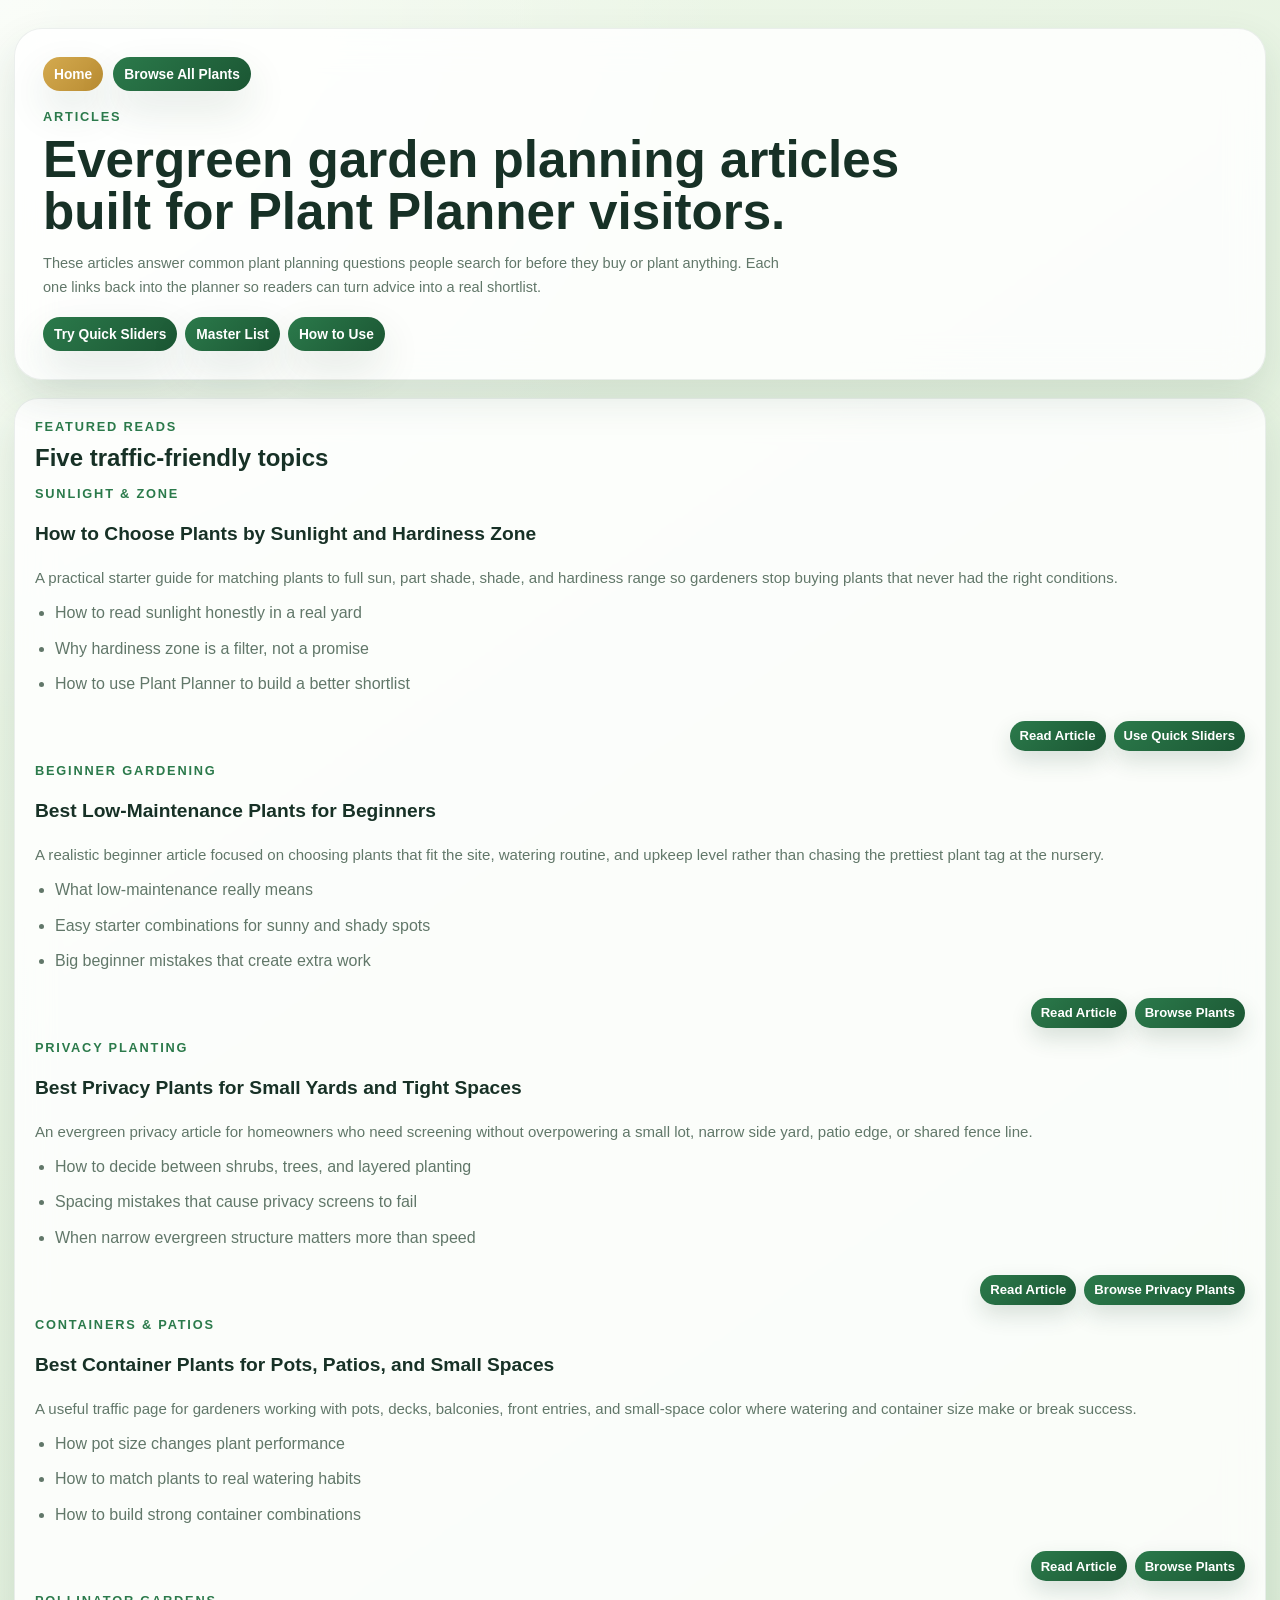
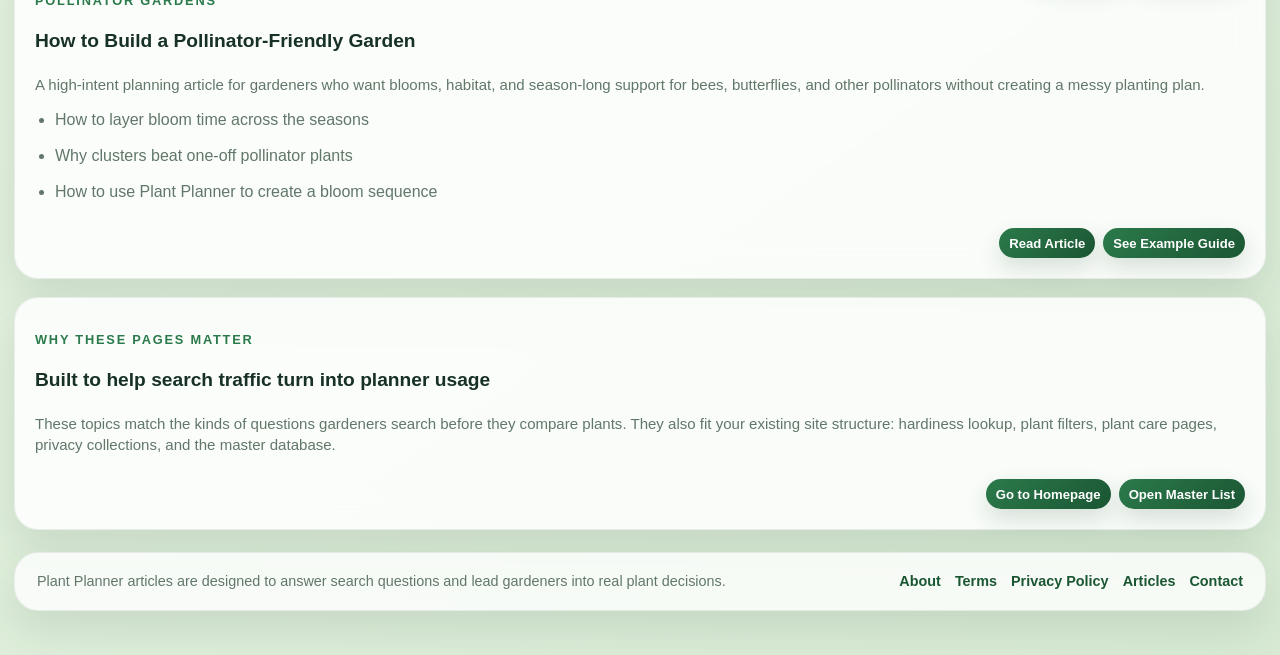
<file: articles.html>
<!DOCTYPE html>
<html lang="en">
<head>
  <meta charset="UTF-8">
  <meta name="viewport" content="width=device-width, initial-scale=1.0">
  <title>Garden Articles &amp; Planning Guides | Plant Planner</title>
  <meta name="description" content="Read practical garden planning articles about sunlight, hardiness zones, low-maintenance plants, privacy planting, container gardens, and pollinator-friendly design.">
  <link rel="canonical" href="https://plantplanner.ca/articles.html">
  <link rel="icon" type="image/svg+xml" href="./favicon.svg?v=20260418-1">
  <link rel="stylesheet" href="./styles.css?v=20260421-52">
</head>
<body>
  <main class="page-shell">
    <section class="hero">
      <div class="hero-utility">
        <div class="utility-links">
          <a class="hero-link utility-link secondary-hero-link" href="./index.html">Home</a>
          <a class="hero-link utility-link" href="./browse.html?view=all">Browse All Plants</a>
        </div>
      </div>
      <p class="eyebrow">Articles</p>
      <h1>Evergreen garden planning articles built for Plant Planner visitors.</h1>
      <p class="hero-copy">
        These articles answer common plant planning questions people search for before they buy or plant anything. Each one links back into the planner so readers can turn advice into a real shortlist.
      </p>
      <div class="hero-actions">
        <a class="hero-link" href="./sliders.html">Try Quick Sliders</a>
        <a class="hero-link" href="./master-list.html">Master List</a>
        <a class="hero-link" href="./instructions.html">How to Use</a>
      </div>
    </section>

    <section class="results-panel standalone-panel">
      <div class="results-header">
        <div>
          <p class="eyebrow">Featured Reads</p>
          <h2>Five traffic-friendly topics</h2>
        </div>
      </div>

      <div class="results-list">
        <article class="plant-card compact-card">
          <div class="plant-copy">
            <p class="eyebrow">Sunlight &amp; Zone</p>
            <h3>How to Choose Plants by Sunlight and Hardiness Zone</h3>
            <p class="summary-copy">A practical starter guide for matching plants to full sun, part shade, shade, and hardiness range so gardeners stop buying plants that never had the right conditions.</p>
            <ul class="guide-bullet-list">
              <li>How to read sunlight honestly in a real yard</li>
              <li>Why hardiness zone is a filter, not a promise</li>
              <li>How to use Plant Planner to build a better shortlist</li>
            </ul>
            <div class="result-link-row">
              <a class="guide-button" href="./how-to-choose-plants-by-sunlight-and-hardiness-zone.html">Read Article</a>
              <a class="guide-button" href="./sliders.html">Use Quick Sliders</a>
            </div>
          </div>
        </article>

        <article class="plant-card compact-card">
          <div class="plant-copy">
            <p class="eyebrow">Beginner Gardening</p>
            <h3>Best Low-Maintenance Plants for Beginners</h3>
            <p class="summary-copy">A realistic beginner article focused on choosing plants that fit the site, watering routine, and upkeep level rather than chasing the prettiest plant tag at the nursery.</p>
            <ul class="guide-bullet-list">
              <li>What low-maintenance really means</li>
              <li>Easy starter combinations for sunny and shady spots</li>
              <li>Big beginner mistakes that create extra work</li>
            </ul>
            <div class="result-link-row">
              <a class="guide-button" href="./best-low-maintenance-plants-for-beginners.html">Read Article</a>
              <a class="guide-button" href="./browse.html?view=all">Browse Plants</a>
            </div>
          </div>
        </article>

        <article class="plant-card compact-card">
          <div class="plant-copy">
            <p class="eyebrow">Privacy Planting</p>
            <h3>Best Privacy Plants for Small Yards and Tight Spaces</h3>
            <p class="summary-copy">An evergreen privacy article for homeowners who need screening without overpowering a small lot, narrow side yard, patio edge, or shared fence line.</p>
            <ul class="guide-bullet-list">
              <li>How to decide between shrubs, trees, and layered planting</li>
              <li>Spacing mistakes that cause privacy screens to fail</li>
              <li>When narrow evergreen structure matters more than speed</li>
            </ul>
            <div class="result-link-row">
              <a class="guide-button" href="./best-privacy-plants-for-small-yards.html">Read Article</a>
              <a class="guide-button" href="./browse.html?view=privacy">Browse Privacy Plants</a>
            </div>
          </div>
        </article>

        <article class="plant-card compact-card">
          <div class="plant-copy">
            <p class="eyebrow">Containers &amp; Patios</p>
            <h3>Best Container Plants for Pots, Patios, and Small Spaces</h3>
            <p class="summary-copy">A useful traffic page for gardeners working with pots, decks, balconies, front entries, and small-space color where watering and container size make or break success.</p>
            <ul class="guide-bullet-list">
              <li>How pot size changes plant performance</li>
              <li>How to match plants to real watering habits</li>
              <li>How to build strong container combinations</li>
            </ul>
            <div class="result-link-row">
              <a class="guide-button" href="./best-container-plants-for-pots-and-patios.html">Read Article</a>
              <a class="guide-button" href="./browse.html?view=all">Browse Plants</a>
            </div>
          </div>
        </article>

        <article class="plant-card compact-card">
          <div class="plant-copy">
            <p class="eyebrow">Pollinator Gardens</p>
            <h3>How to Build a Pollinator-Friendly Garden</h3>
            <p class="summary-copy">A high-intent planning article for gardeners who want blooms, habitat, and season-long support for bees, butterflies, and other pollinators without creating a messy planting plan.</p>
            <ul class="guide-bullet-list">
              <li>How to layer bloom time across the seasons</li>
              <li>Why clusters beat one-off pollinator plants</li>
              <li>How to use Plant Planner to create a bloom sequence</li>
            </ul>
            <div class="result-link-row">
              <a class="guide-button" href="./how-to-build-a-pollinator-friendly-garden.html">Read Article</a>
              <a class="guide-button" href="./plant-guide.html?plant=lavender">See Example Guide</a>
            </div>
          </div>
        </article>
      </div>
    </section>

    <section class="results-panel standalone-panel">
      <div class="results-list">
        <article class="plant-card compact-card">
          <div class="plant-copy">
            <p class="eyebrow">Why These Pages Matter</p>
            <h3>Built to help search traffic turn into planner usage</h3>
            <p class="summary-copy">These topics match the kinds of questions gardeners search before they compare plants. They also fit your existing site structure: hardiness lookup, plant filters, plant care pages, privacy collections, and the master database.</p>
            <div class="result-link-row">
              <a class="guide-button" href="./index.html">Go to Homepage</a>
              <a class="guide-button" href="./master-list.html">Open Master List</a>
            </div>
          </div>
        </article>
      </div>
    </section>

    <footer class="site-footer">
      <div class="site-footer-inner">
        <p class="site-footer-copy">Plant Planner articles are designed to answer search questions and lead gardeners into real plant decisions.</p>
        <nav class="site-footer-links" aria-label="Footer">
          <a class="site-footer-link" href="./instructions.html#about">About</a>
          <a class="site-footer-link" href="./instructions.html#terms">Terms</a>
          <a class="site-footer-link" href="./instructions.html#privacy">Privacy Policy</a>
          <a class="site-footer-link" href="./articles.html">Articles</a>
          <a class="site-footer-link" href="./instructions.html#contact">Contact</a>
        </nav>
      </div>
    </footer>
  </main>
</body>
</html>
</file>
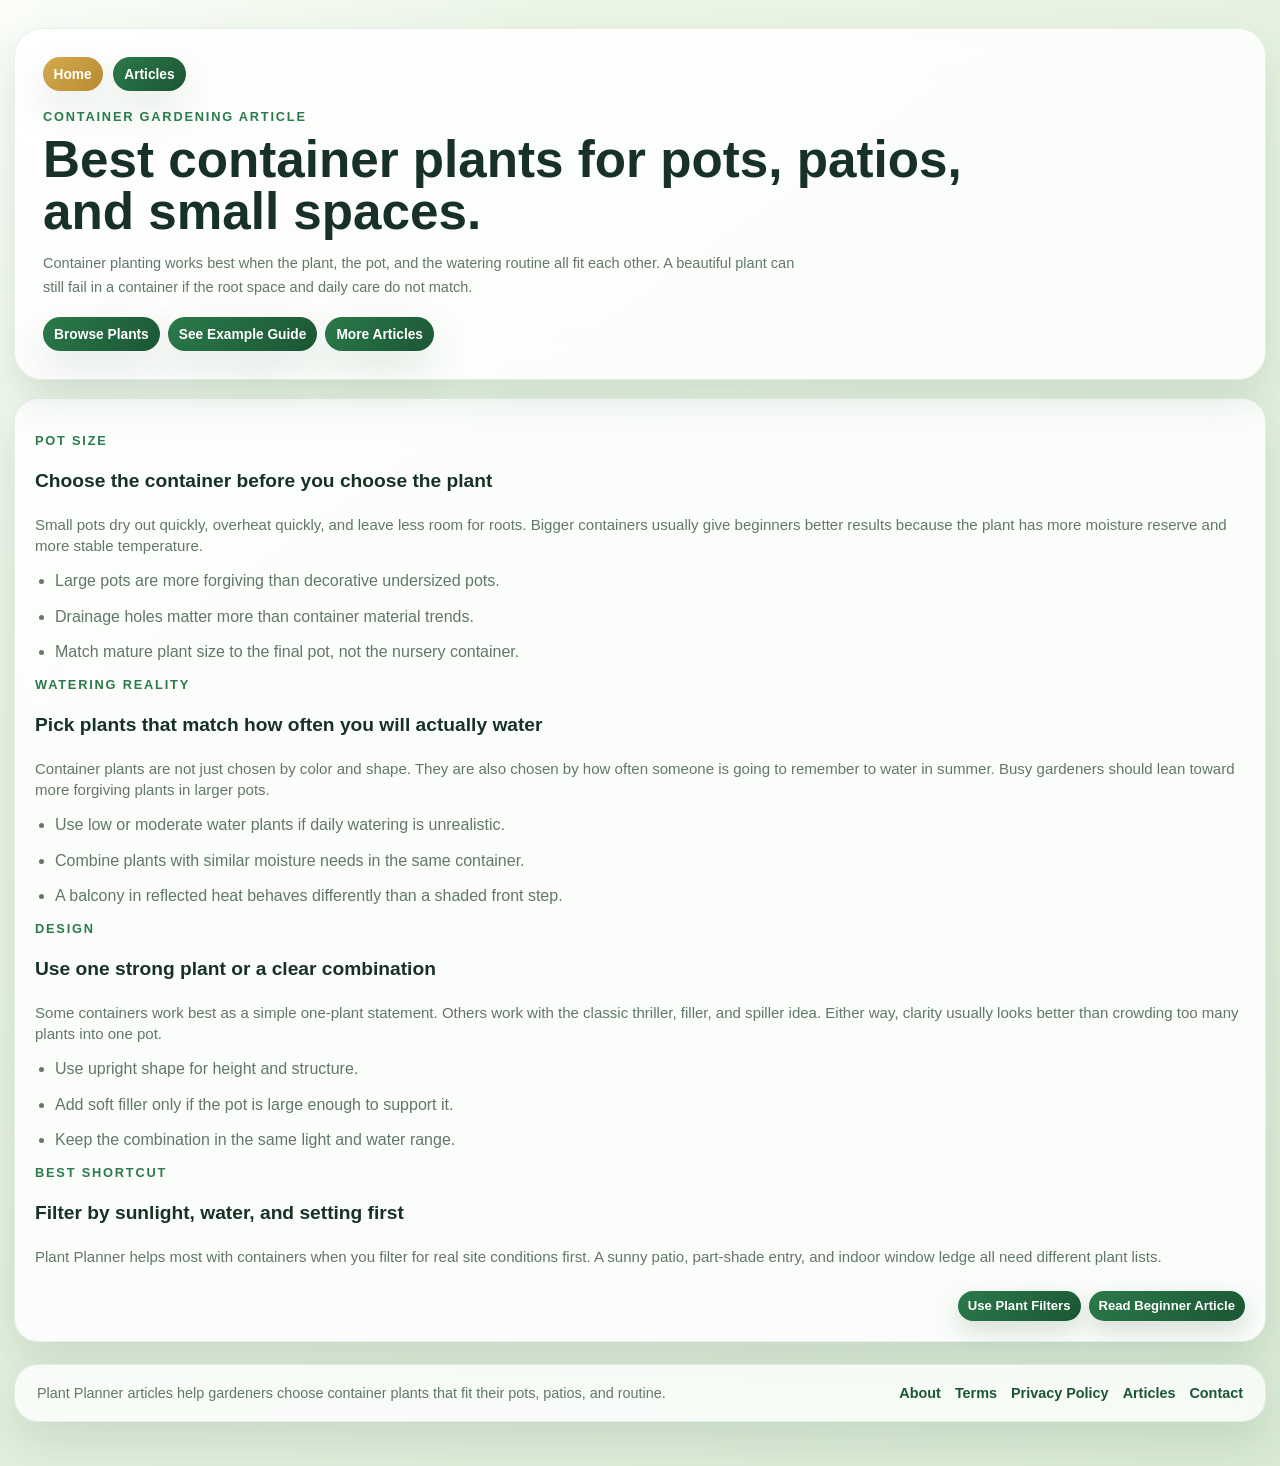
<file: best-container-plants-for-pots-and-patios.html>
<!DOCTYPE html>
<html lang="en">
<head>
  <meta charset="UTF-8">
  <meta name="viewport" content="width=device-width, initial-scale=1.0">
  <title>Best Container Plants for Pots, Patios, and Small Spaces | Plant Planner</title>
  <meta name="description" content="Discover how to choose better container plants for pots, patios, balconies, and small spaces by matching plant size, water needs, and sunlight.">
  <link rel="canonical" href="https://plantplanner.ca/best-container-plants-for-pots-and-patios.html">
  <link rel="icon" type="image/svg+xml" href="./favicon.svg?v=20260418-1">
  <link rel="stylesheet" href="./styles.css?v=20260421-52">
</head>
<body>
  <main class="page-shell">
    <section class="hero">
      <div class="hero-utility">
        <div class="utility-links">
          <a class="hero-link utility-link secondary-hero-link" href="./index.html">Home</a>
          <a class="hero-link utility-link" href="./articles.html">Articles</a>
        </div>
      </div>
      <p class="eyebrow">Container Gardening Article</p>
      <h1>Best container plants for pots, patios, and small spaces.</h1>
      <p class="hero-copy">
        Container planting works best when the plant, the pot, and the watering routine all fit each other. A beautiful plant can still fail in a container if the root space and daily care do not match.
      </p>
      <div class="hero-actions">
        <a class="hero-link" href="./browse.html?view=all">Browse Plants</a>
        <a class="hero-link" href="./plant-guide.html?plant=lavender">See Example Guide</a>
        <a class="hero-link" href="./articles.html">More Articles</a>
      </div>
    </section>

    <section class="results-panel standalone-panel">
      <div class="results-list">
        <article class="plant-card compact-card">
          <div class="plant-copy">
            <p class="eyebrow">Pot Size</p>
            <h3>Choose the container before you choose the plant</h3>
            <p class="summary-copy">Small pots dry out quickly, overheat quickly, and leave less room for roots. Bigger containers usually give beginners better results because the plant has more moisture reserve and more stable temperature.</p>
            <ul class="guide-bullet-list">
              <li>Large pots are more forgiving than decorative undersized pots.</li>
              <li>Drainage holes matter more than container material trends.</li>
              <li>Match mature plant size to the final pot, not the nursery container.</li>
            </ul>
          </div>
        </article>

        <article class="plant-card compact-card">
          <div class="plant-copy">
            <p class="eyebrow">Watering Reality</p>
            <h3>Pick plants that match how often you will actually water</h3>
            <p class="summary-copy">Container plants are not just chosen by color and shape. They are also chosen by how often someone is going to remember to water in summer. Busy gardeners should lean toward more forgiving plants in larger pots.</p>
            <ul class="guide-bullet-list">
              <li>Use low or moderate water plants if daily watering is unrealistic.</li>
              <li>Combine plants with similar moisture needs in the same container.</li>
              <li>A balcony in reflected heat behaves differently than a shaded front step.</li>
            </ul>
          </div>
        </article>

        <article class="plant-card compact-card">
          <div class="plant-copy">
            <p class="eyebrow">Design</p>
            <h3>Use one strong plant or a clear combination</h3>
            <p class="summary-copy">Some containers work best as a simple one-plant statement. Others work with the classic thriller, filler, and spiller idea. Either way, clarity usually looks better than crowding too many plants into one pot.</p>
            <ul class="guide-bullet-list">
              <li>Use upright shape for height and structure.</li>
              <li>Add soft filler only if the pot is large enough to support it.</li>
              <li>Keep the combination in the same light and water range.</li>
            </ul>
          </div>
        </article>

        <article class="plant-card compact-card">
          <div class="plant-copy">
            <p class="eyebrow">Best Shortcut</p>
            <h3>Filter by sunlight, water, and setting first</h3>
            <p class="summary-copy">Plant Planner helps most with containers when you filter for real site conditions first. A sunny patio, part-shade entry, and indoor window ledge all need different plant lists.</p>
            <div class="result-link-row">
              <a class="guide-button" href="./index.html">Use Plant Filters</a>
              <a class="guide-button" href="./best-low-maintenance-plants-for-beginners.html">Read Beginner Article</a>
            </div>
          </div>
        </article>
      </div>
    </section>

    <footer class="site-footer">
      <div class="site-footer-inner">
        <p class="site-footer-copy">Plant Planner articles help gardeners choose container plants that fit their pots, patios, and routine.</p>
        <nav class="site-footer-links" aria-label="Footer">
          <a class="site-footer-link" href="./instructions.html#about">About</a>
          <a class="site-footer-link" href="./instructions.html#terms">Terms</a>
          <a class="site-footer-link" href="./instructions.html#privacy">Privacy Policy</a>
          <a class="site-footer-link" href="./articles.html">Articles</a>
          <a class="site-footer-link" href="./instructions.html#contact">Contact</a>
        </nav>
      </div>
    </footer>
  </main>
</body>
</html>
</file>
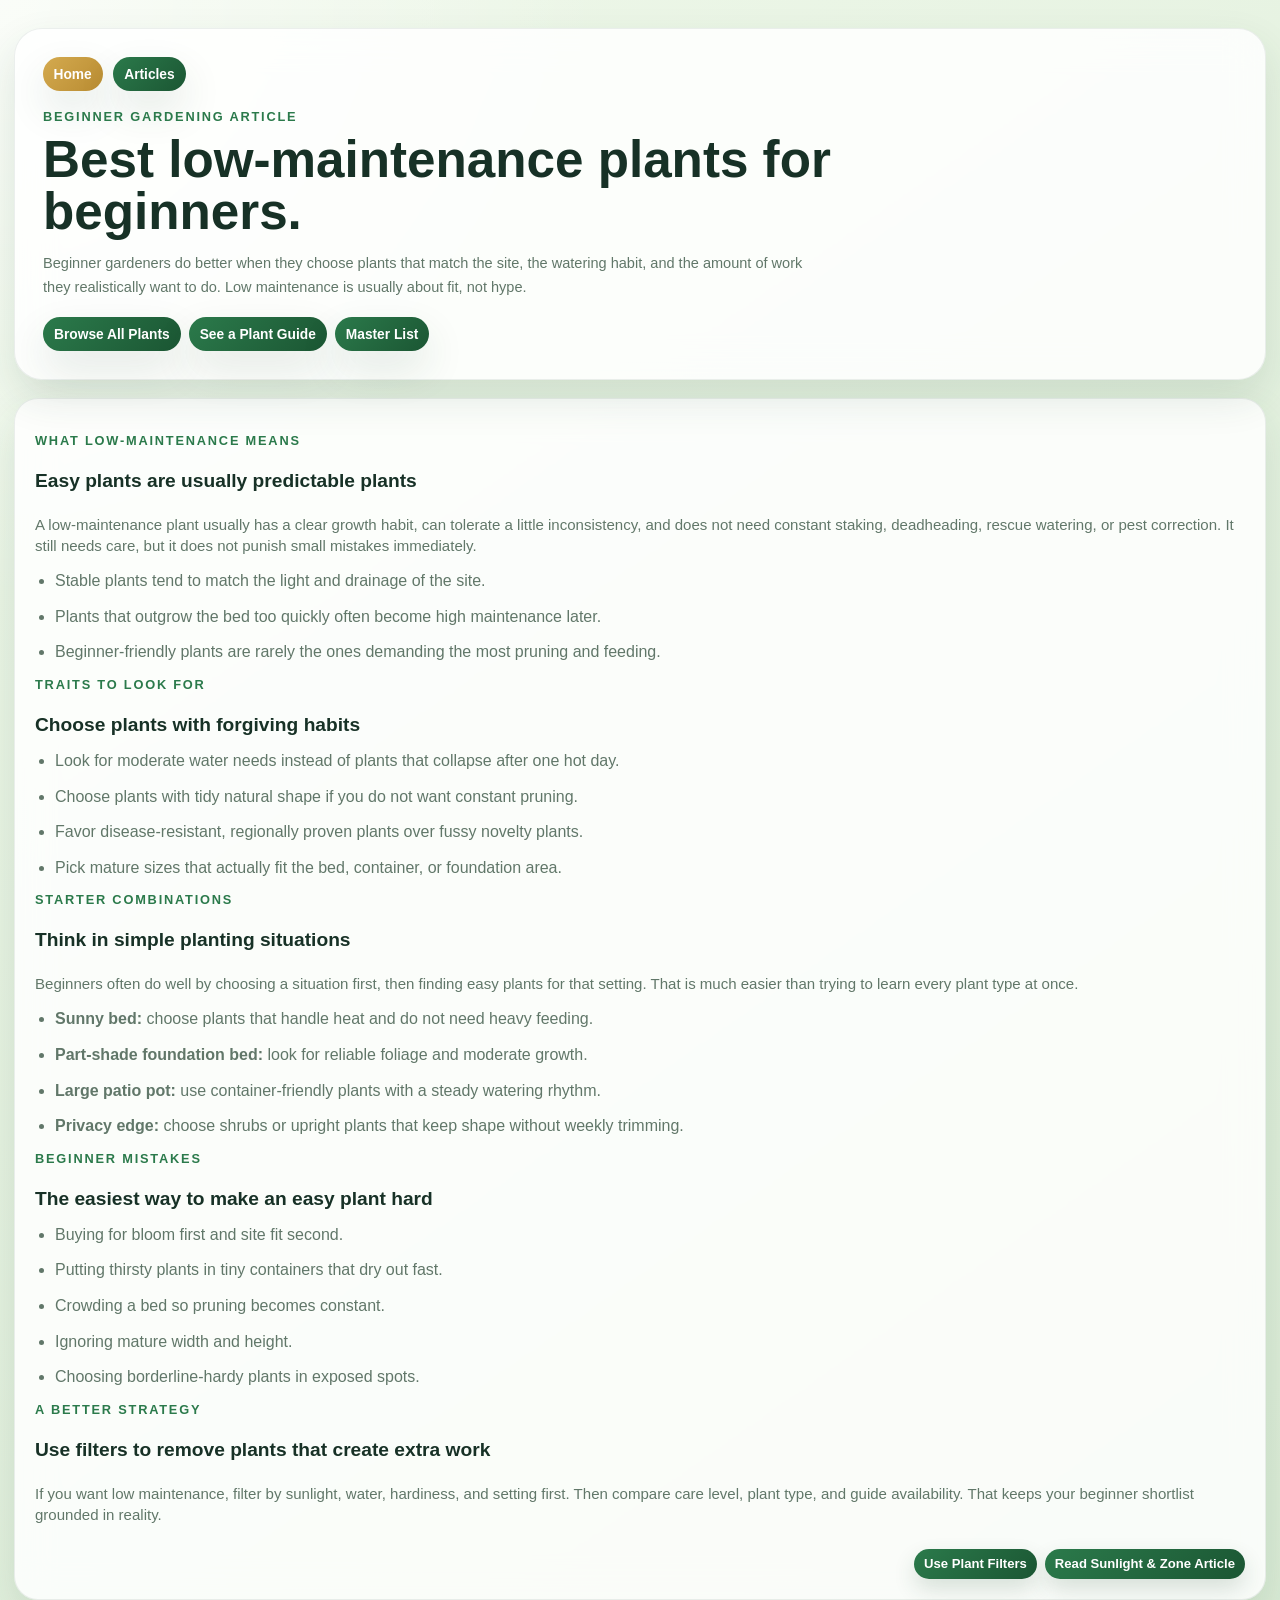
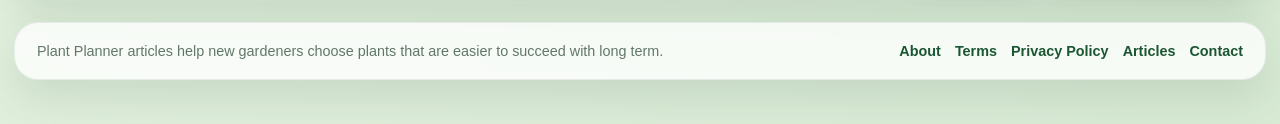
<file: best-low-maintenance-plants-for-beginners.html>
<!DOCTYPE html>
<html lang="en">
<head>
  <meta charset="UTF-8">
  <meta name="viewport" content="width=device-width, initial-scale=1.0">
  <title>Best Low-Maintenance Plants for Beginners | Plant Planner</title>
  <meta name="description" content="Find out what makes a plant truly low maintenance and how beginners can choose easier plants for sun, shade, containers, and everyday garden beds.">
  <link rel="canonical" href="https://plantplanner.ca/best-low-maintenance-plants-for-beginners.html">
  <link rel="icon" type="image/svg+xml" href="./favicon.svg?v=20260418-1">
  <link rel="stylesheet" href="./styles.css?v=20260421-52">
</head>
<body>
  <main class="page-shell">
    <section class="hero">
      <div class="hero-utility">
        <div class="utility-links">
          <a class="hero-link utility-link secondary-hero-link" href="./index.html">Home</a>
          <a class="hero-link utility-link" href="./articles.html">Articles</a>
        </div>
      </div>
      <p class="eyebrow">Beginner Gardening Article</p>
      <h1>Best low-maintenance plants for beginners.</h1>
      <p class="hero-copy">
        Beginner gardeners do better when they choose plants that match the site, the watering habit, and the amount of work they realistically want to do. Low maintenance is usually about fit, not hype.
      </p>
      <div class="hero-actions">
        <a class="hero-link" href="./browse.html?view=all">Browse All Plants</a>
        <a class="hero-link" href="./plant-guide.html?plant=lavender">See a Plant Guide</a>
        <a class="hero-link" href="./master-list.html">Master List</a>
      </div>
    </section>

    <section class="results-panel standalone-panel">
      <div class="results-list">
        <article class="plant-card compact-card">
          <div class="plant-copy">
            <p class="eyebrow">What Low-Maintenance Means</p>
            <h3>Easy plants are usually predictable plants</h3>
            <p class="summary-copy">A low-maintenance plant usually has a clear growth habit, can tolerate a little inconsistency, and does not need constant staking, deadheading, rescue watering, or pest correction. It still needs care, but it does not punish small mistakes immediately.</p>
            <ul class="guide-bullet-list">
              <li>Stable plants tend to match the light and drainage of the site.</li>
              <li>Plants that outgrow the bed too quickly often become high maintenance later.</li>
              <li>Beginner-friendly plants are rarely the ones demanding the most pruning and feeding.</li>
            </ul>
          </div>
        </article>

        <article class="plant-card compact-card">
          <div class="plant-copy">
            <p class="eyebrow">Traits to Look For</p>
            <h3>Choose plants with forgiving habits</h3>
            <ul class="guide-bullet-list">
              <li>Look for moderate water needs instead of plants that collapse after one hot day.</li>
              <li>Choose plants with tidy natural shape if you do not want constant pruning.</li>
              <li>Favor disease-resistant, regionally proven plants over fussy novelty plants.</li>
              <li>Pick mature sizes that actually fit the bed, container, or foundation area.</li>
            </ul>
          </div>
        </article>

        <article class="plant-card compact-card">
          <div class="plant-copy">
            <p class="eyebrow">Starter Combinations</p>
            <h3>Think in simple planting situations</h3>
            <p class="summary-copy">Beginners often do well by choosing a situation first, then finding easy plants for that setting. That is much easier than trying to learn every plant type at once.</p>
            <ul class="guide-bullet-list">
              <li><strong>Sunny bed:</strong> choose plants that handle heat and do not need heavy feeding.</li>
              <li><strong>Part-shade foundation bed:</strong> look for reliable foliage and moderate growth.</li>
              <li><strong>Large patio pot:</strong> use container-friendly plants with a steady watering rhythm.</li>
              <li><strong>Privacy edge:</strong> choose shrubs or upright plants that keep shape without weekly trimming.</li>
            </ul>
          </div>
        </article>

        <article class="plant-card compact-card">
          <div class="plant-copy">
            <p class="eyebrow">Beginner Mistakes</p>
            <h3>The easiest way to make an easy plant hard</h3>
            <ul class="guide-bullet-list">
              <li>Buying for bloom first and site fit second.</li>
              <li>Putting thirsty plants in tiny containers that dry out fast.</li>
              <li>Crowding a bed so pruning becomes constant.</li>
              <li>Ignoring mature width and height.</li>
              <li>Choosing borderline-hardy plants in exposed spots.</li>
            </ul>
          </div>
        </article>

        <article class="plant-card compact-card">
          <div class="plant-copy">
            <p class="eyebrow">A Better Strategy</p>
            <h3>Use filters to remove plants that create extra work</h3>
            <p class="summary-copy">If you want low maintenance, filter by sunlight, water, hardiness, and setting first. Then compare care level, plant type, and guide availability. That keeps your beginner shortlist grounded in reality.</p>
            <div class="result-link-row">
              <a class="guide-button" href="./index.html">Use Plant Filters</a>
              <a class="guide-button" href="./how-to-choose-plants-by-sunlight-and-hardiness-zone.html">Read Sunlight &amp; Zone Article</a>
            </div>
          </div>
        </article>
      </div>
    </section>

    <footer class="site-footer">
      <div class="site-footer-inner">
        <p class="site-footer-copy">Plant Planner articles help new gardeners choose plants that are easier to succeed with long term.</p>
        <nav class="site-footer-links" aria-label="Footer">
          <a class="site-footer-link" href="./instructions.html#about">About</a>
          <a class="site-footer-link" href="./instructions.html#terms">Terms</a>
          <a class="site-footer-link" href="./instructions.html#privacy">Privacy Policy</a>
          <a class="site-footer-link" href="./articles.html">Articles</a>
          <a class="site-footer-link" href="./instructions.html#contact">Contact</a>
        </nav>
      </div>
    </footer>
  </main>
</body>
</html>
</file>
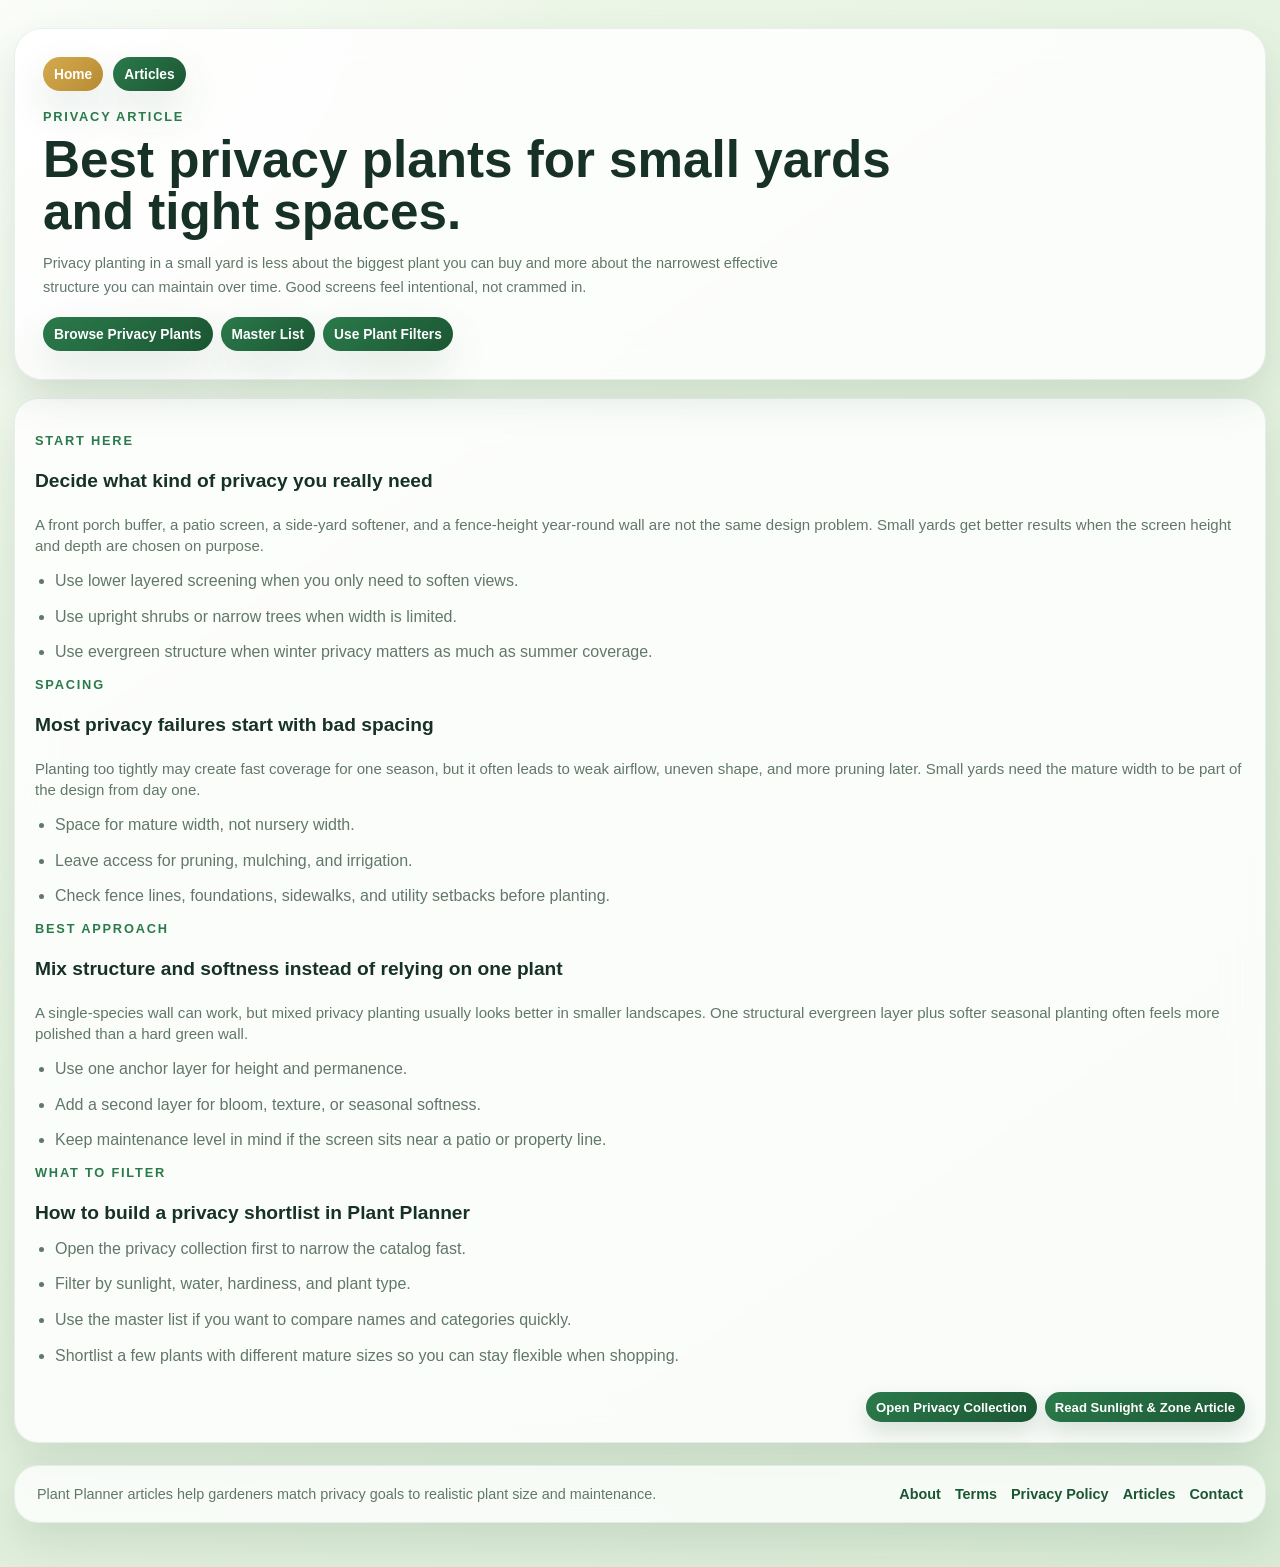
<file: best-privacy-plants-for-small-yards.html>
<!DOCTYPE html>
<html lang="en">
<head>
  <meta charset="UTF-8">
  <meta name="viewport" content="width=device-width, initial-scale=1.0">
  <title>Best Privacy Plants for Small Yards and Tight Spaces | Plant Planner</title>
  <meta name="description" content="Learn how to choose privacy plants for small yards, side yards, and fences without overcrowding the space or creating a high-maintenance screen.">
  <link rel="canonical" href="https://plantplanner.ca/best-privacy-plants-for-small-yards.html">
  <link rel="icon" type="image/svg+xml" href="./favicon.svg?v=20260418-1">
  <link rel="stylesheet" href="./styles.css?v=20260421-52">
</head>
<body>
  <main class="page-shell">
    <section class="hero">
      <div class="hero-utility">
        <div class="utility-links">
          <a class="hero-link utility-link secondary-hero-link" href="./index.html">Home</a>
          <a class="hero-link utility-link" href="./articles.html">Articles</a>
        </div>
      </div>
      <p class="eyebrow">Privacy Article</p>
      <h1>Best privacy plants for small yards and tight spaces.</h1>
      <p class="hero-copy">
        Privacy planting in a small yard is less about the biggest plant you can buy and more about the narrowest effective structure you can maintain over time. Good screens feel intentional, not crammed in.
      </p>
      <div class="hero-actions">
        <a class="hero-link" href="./browse.html?view=privacy">Browse Privacy Plants</a>
        <a class="hero-link" href="./master-list.html">Master List</a>
        <a class="hero-link" href="./index.html">Use Plant Filters</a>
      </div>
    </section>

    <section class="results-panel standalone-panel">
      <div class="results-list">
        <article class="plant-card compact-card">
          <div class="plant-copy">
            <p class="eyebrow">Start Here</p>
            <h3>Decide what kind of privacy you really need</h3>
            <p class="summary-copy">A front porch buffer, a patio screen, a side-yard softener, and a fence-height year-round wall are not the same design problem. Small yards get better results when the screen height and depth are chosen on purpose.</p>
            <ul class="guide-bullet-list">
              <li>Use lower layered screening when you only need to soften views.</li>
              <li>Use upright shrubs or narrow trees when width is limited.</li>
              <li>Use evergreen structure when winter privacy matters as much as summer coverage.</li>
            </ul>
          </div>
        </article>

        <article class="plant-card compact-card">
          <div class="plant-copy">
            <p class="eyebrow">Spacing</p>
            <h3>Most privacy failures start with bad spacing</h3>
            <p class="summary-copy">Planting too tightly may create fast coverage for one season, but it often leads to weak airflow, uneven shape, and more pruning later. Small yards need the mature width to be part of the design from day one.</p>
            <ul class="guide-bullet-list">
              <li>Space for mature width, not nursery width.</li>
              <li>Leave access for pruning, mulching, and irrigation.</li>
              <li>Check fence lines, foundations, sidewalks, and utility setbacks before planting.</li>
            </ul>
          </div>
        </article>

        <article class="plant-card compact-card">
          <div class="plant-copy">
            <p class="eyebrow">Best Approach</p>
            <h3>Mix structure and softness instead of relying on one plant</h3>
            <p class="summary-copy">A single-species wall can work, but mixed privacy planting usually looks better in smaller landscapes. One structural evergreen layer plus softer seasonal planting often feels more polished than a hard green wall.</p>
            <ul class="guide-bullet-list">
              <li>Use one anchor layer for height and permanence.</li>
              <li>Add a second layer for bloom, texture, or seasonal softness.</li>
              <li>Keep maintenance level in mind if the screen sits near a patio or property line.</li>
            </ul>
          </div>
        </article>

        <article class="plant-card compact-card">
          <div class="plant-copy">
            <p class="eyebrow">What to Filter</p>
            <h3>How to build a privacy shortlist in Plant Planner</h3>
            <ul class="guide-bullet-list">
              <li>Open the privacy collection first to narrow the catalog fast.</li>
              <li>Filter by sunlight, water, hardiness, and plant type.</li>
              <li>Use the master list if you want to compare names and categories quickly.</li>
              <li>Shortlist a few plants with different mature sizes so you can stay flexible when shopping.</li>
            </ul>
            <div class="result-link-row">
              <a class="guide-button" href="./browse.html?view=privacy">Open Privacy Collection</a>
              <a class="guide-button" href="./how-to-choose-plants-by-sunlight-and-hardiness-zone.html">Read Sunlight &amp; Zone Article</a>
            </div>
          </div>
        </article>
      </div>
    </section>

    <footer class="site-footer">
      <div class="site-footer-inner">
        <p class="site-footer-copy">Plant Planner articles help gardeners match privacy goals to realistic plant size and maintenance.</p>
        <nav class="site-footer-links" aria-label="Footer">
          <a class="site-footer-link" href="./instructions.html#about">About</a>
          <a class="site-footer-link" href="./instructions.html#terms">Terms</a>
          <a class="site-footer-link" href="./instructions.html#privacy">Privacy Policy</a>
          <a class="site-footer-link" href="./articles.html">Articles</a>
          <a class="site-footer-link" href="./instructions.html#contact">Contact</a>
        </nav>
      </div>
    </footer>
  </main>
</body>
</html>
</file>
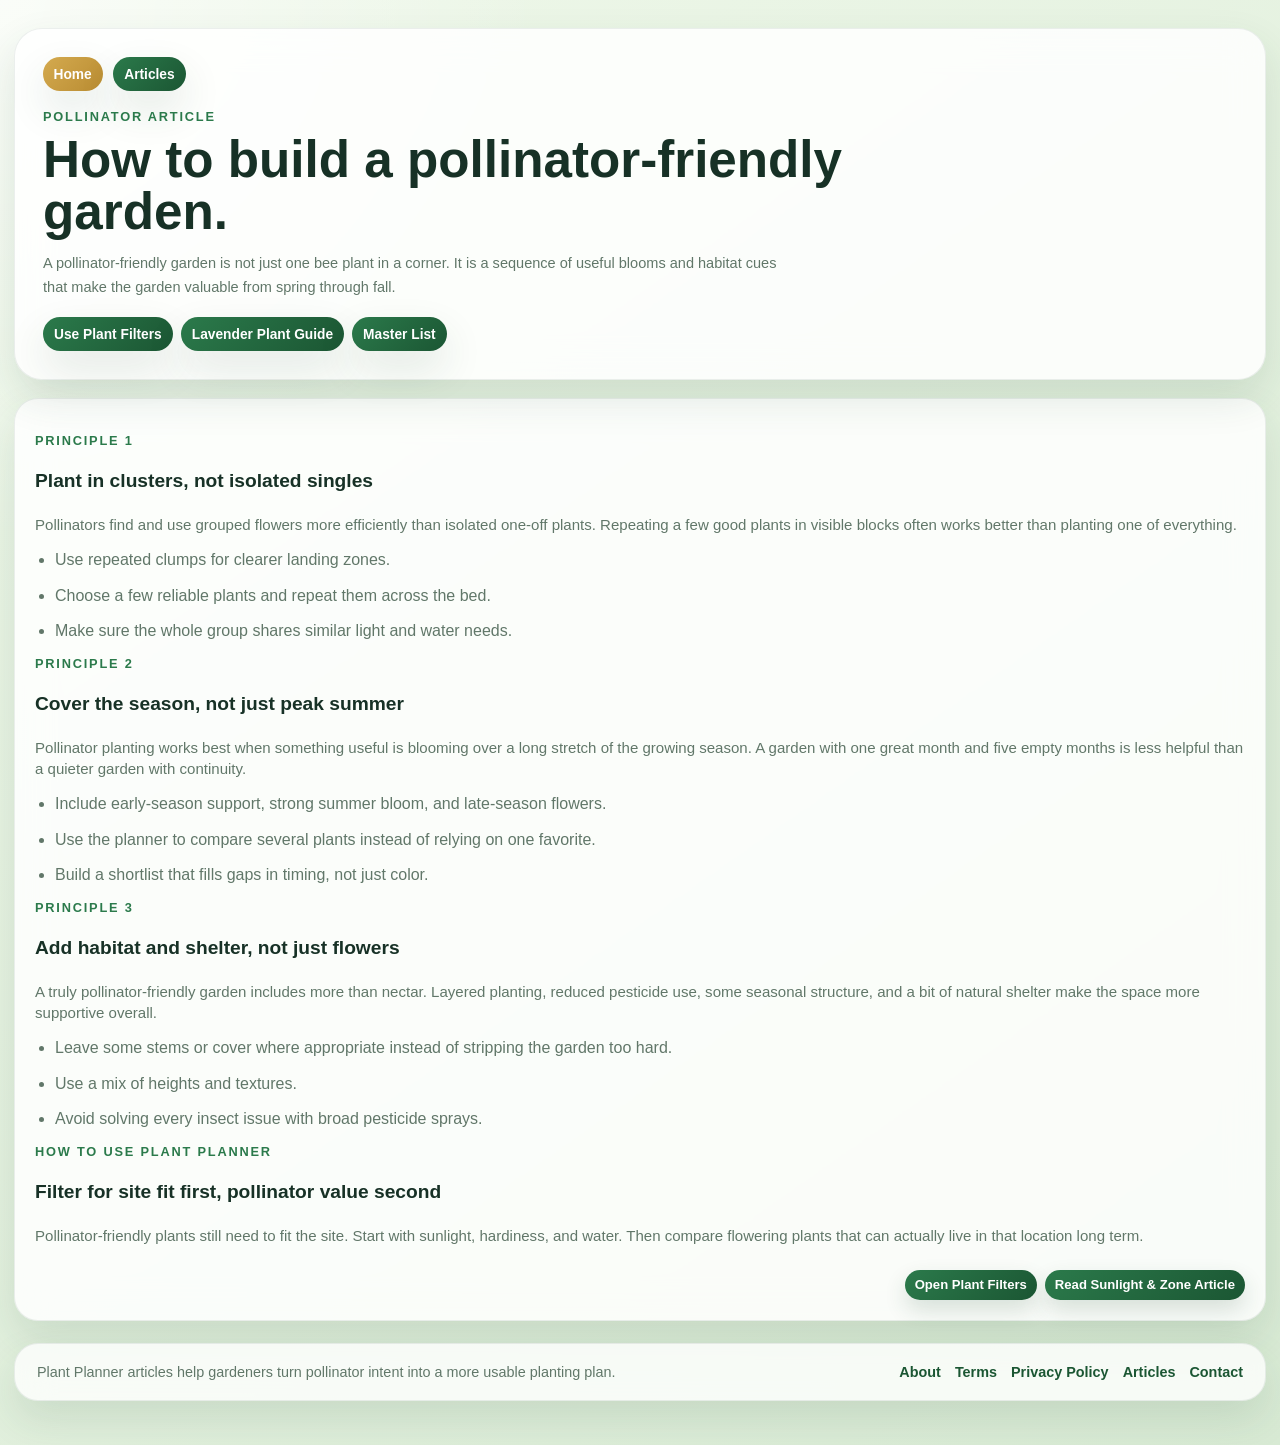
<file: how-to-build-a-pollinator-friendly-garden.html>
<!DOCTYPE html>
<html lang="en">
<head>
  <meta charset="UTF-8">
  <meta name="viewport" content="width=device-width, initial-scale=1.0">
  <title>How to Build a Pollinator-Friendly Garden | Plant Planner</title>
  <meta name="description" content="Learn how to build a pollinator-friendly garden with better bloom timing, plant clusters, habitat support, and more intentional planning.">
  <link rel="canonical" href="https://plantplanner.ca/how-to-build-a-pollinator-friendly-garden.html">
  <link rel="icon" type="image/svg+xml" href="./favicon.svg?v=20260418-1">
  <link rel="stylesheet" href="./styles.css?v=20260421-52">
</head>
<body>
  <main class="page-shell">
    <section class="hero">
      <div class="hero-utility">
        <div class="utility-links">
          <a class="hero-link utility-link secondary-hero-link" href="./index.html">Home</a>
          <a class="hero-link utility-link" href="./articles.html">Articles</a>
        </div>
      </div>
      <p class="eyebrow">Pollinator Article</p>
      <h1>How to build a pollinator-friendly garden.</h1>
      <p class="hero-copy">
        A pollinator-friendly garden is not just one bee plant in a corner. It is a sequence of useful blooms and habitat cues that make the garden valuable from spring through fall.
      </p>
      <div class="hero-actions">
        <a class="hero-link" href="./index.html">Use Plant Filters</a>
        <a class="hero-link" href="./plant-guide.html?plant=lavender">Lavender Plant Guide</a>
        <a class="hero-link" href="./master-list.html">Master List</a>
      </div>
    </section>

    <section class="results-panel standalone-panel">
      <div class="results-list">
        <article class="plant-card compact-card">
          <div class="plant-copy">
            <p class="eyebrow">Principle 1</p>
            <h3>Plant in clusters, not isolated singles</h3>
            <p class="summary-copy">Pollinators find and use grouped flowers more efficiently than isolated one-off plants. Repeating a few good plants in visible blocks often works better than planting one of everything.</p>
            <ul class="guide-bullet-list">
              <li>Use repeated clumps for clearer landing zones.</li>
              <li>Choose a few reliable plants and repeat them across the bed.</li>
              <li>Make sure the whole group shares similar light and water needs.</li>
            </ul>
          </div>
        </article>

        <article class="plant-card compact-card">
          <div class="plant-copy">
            <p class="eyebrow">Principle 2</p>
            <h3>Cover the season, not just peak summer</h3>
            <p class="summary-copy">Pollinator planting works best when something useful is blooming over a long stretch of the growing season. A garden with one great month and five empty months is less helpful than a quieter garden with continuity.</p>
            <ul class="guide-bullet-list">
              <li>Include early-season support, strong summer bloom, and late-season flowers.</li>
              <li>Use the planner to compare several plants instead of relying on one favorite.</li>
              <li>Build a shortlist that fills gaps in timing, not just color.</li>
            </ul>
          </div>
        </article>

        <article class="plant-card compact-card">
          <div class="plant-copy">
            <p class="eyebrow">Principle 3</p>
            <h3>Add habitat and shelter, not just flowers</h3>
            <p class="summary-copy">A truly pollinator-friendly garden includes more than nectar. Layered planting, reduced pesticide use, some seasonal structure, and a bit of natural shelter make the space more supportive overall.</p>
            <ul class="guide-bullet-list">
              <li>Leave some stems or cover where appropriate instead of stripping the garden too hard.</li>
              <li>Use a mix of heights and textures.</li>
              <li>Avoid solving every insect issue with broad pesticide sprays.</li>
            </ul>
          </div>
        </article>

        <article class="plant-card compact-card">
          <div class="plant-copy">
            <p class="eyebrow">How to Use Plant Planner</p>
            <h3>Filter for site fit first, pollinator value second</h3>
            <p class="summary-copy">Pollinator-friendly plants still need to fit the site. Start with sunlight, hardiness, and water. Then compare flowering plants that can actually live in that location long term.</p>
            <div class="result-link-row">
              <a class="guide-button" href="./index.html">Open Plant Filters</a>
              <a class="guide-button" href="./how-to-choose-plants-by-sunlight-and-hardiness-zone.html">Read Sunlight &amp; Zone Article</a>
            </div>
          </div>
        </article>
      </div>
    </section>

    <footer class="site-footer">
      <div class="site-footer-inner">
        <p class="site-footer-copy">Plant Planner articles help gardeners turn pollinator intent into a more usable planting plan.</p>
        <nav class="site-footer-links" aria-label="Footer">
          <a class="site-footer-link" href="./instructions.html#about">About</a>
          <a class="site-footer-link" href="./instructions.html#terms">Terms</a>
          <a class="site-footer-link" href="./instructions.html#privacy">Privacy Policy</a>
          <a class="site-footer-link" href="./articles.html">Articles</a>
          <a class="site-footer-link" href="./instructions.html#contact">Contact</a>
        </nav>
      </div>
    </footer>
  </main>
</body>
</html>
</file>
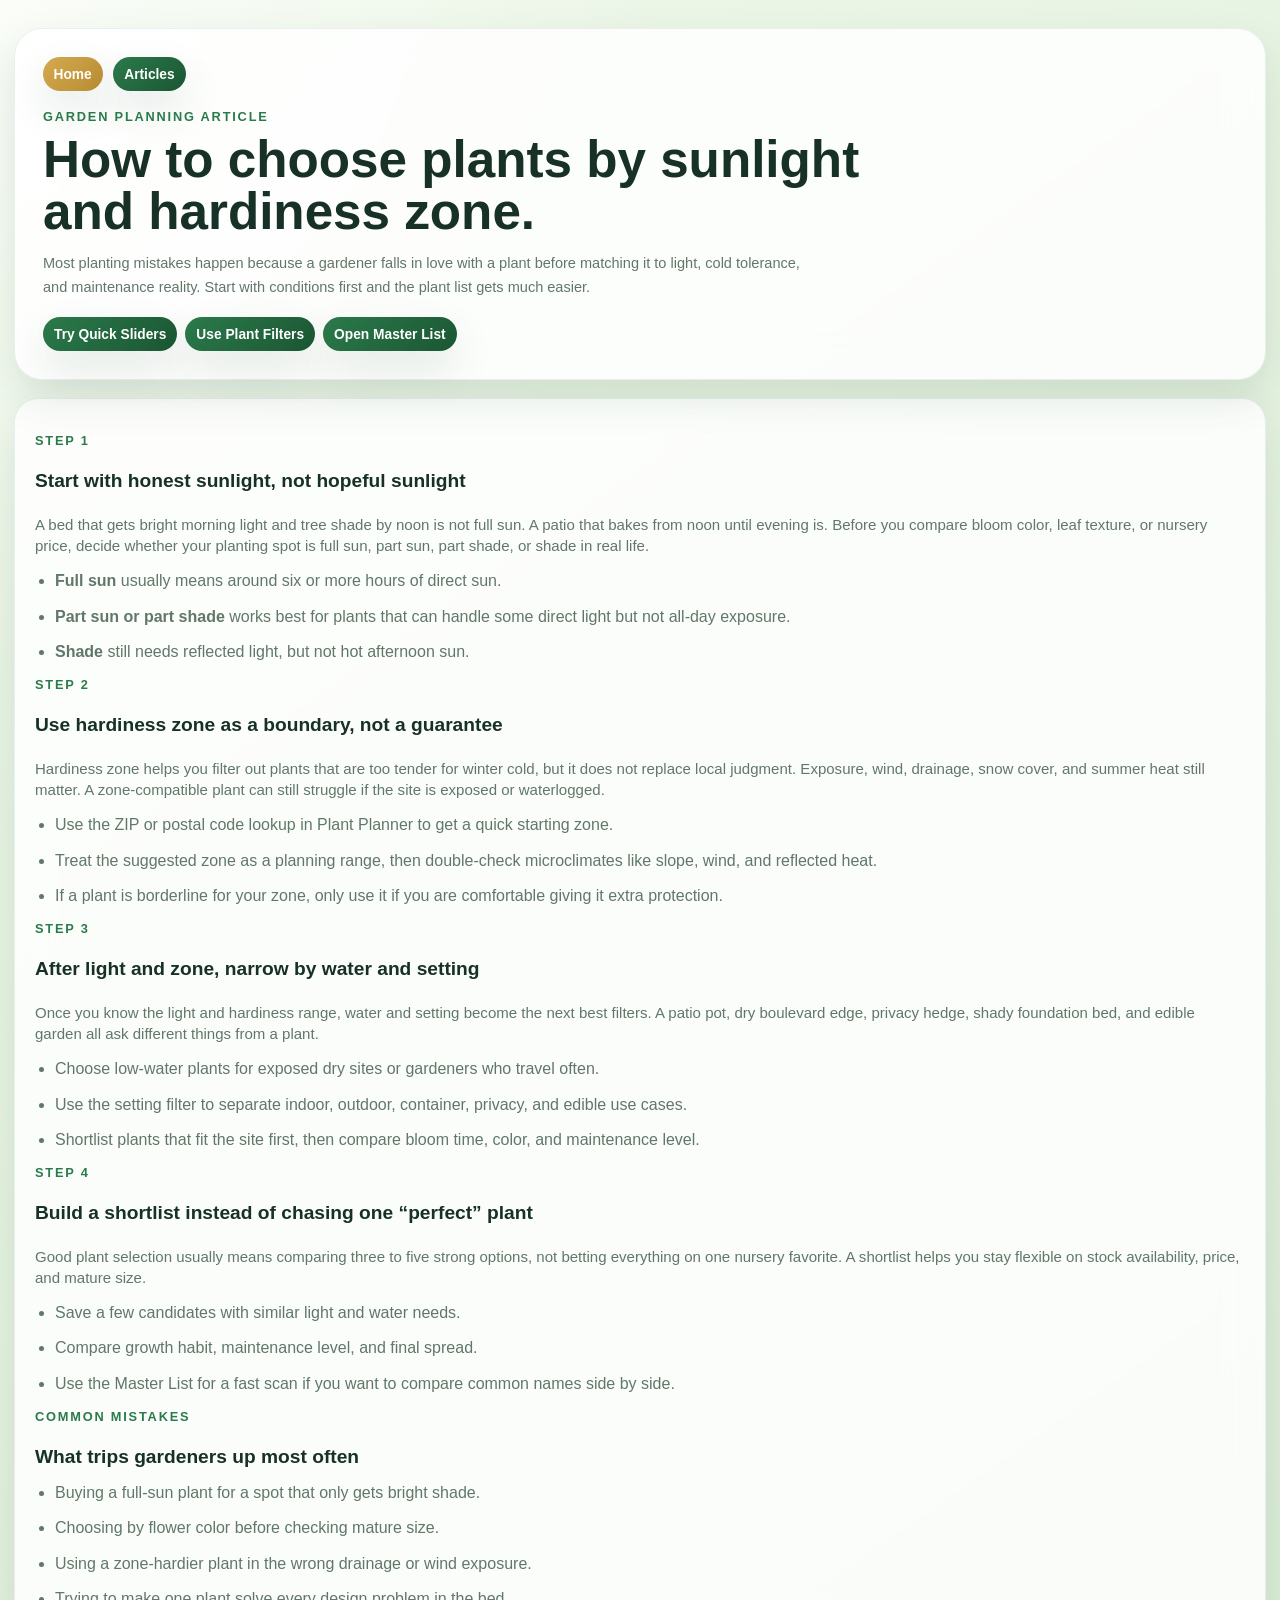
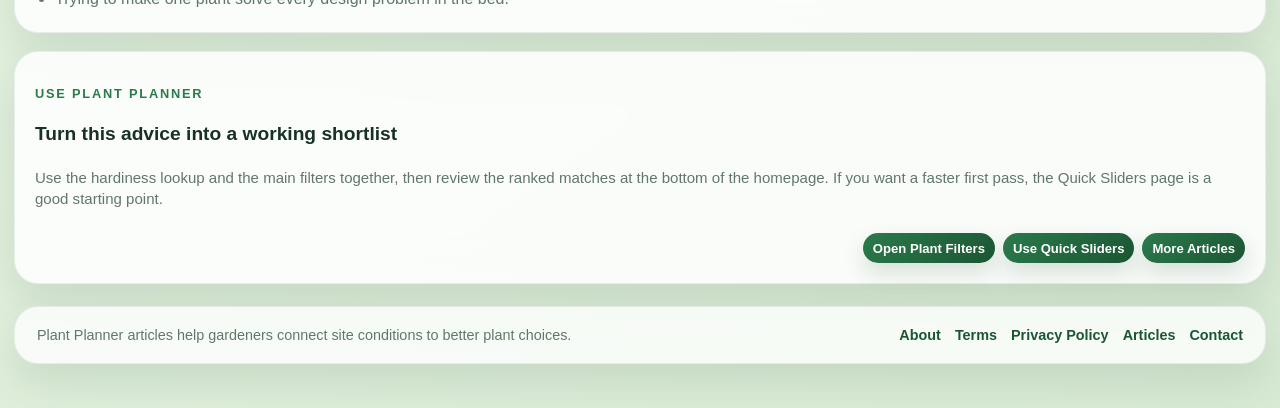
<file: how-to-choose-plants-by-sunlight-and-hardiness-zone.html>
<!DOCTYPE html>
<html lang="en">
<head>
  <meta charset="UTF-8">
  <meta name="viewport" content="width=device-width, initial-scale=1.0">
  <title>How to Choose Plants by Sunlight and Hardiness Zone | Plant Planner</title>
  <meta name="description" content="Learn how to choose plants by sunlight, hardiness zone, water, and setting so you build a better shortlist before visiting a nursery.">
  <link rel="canonical" href="https://plantplanner.ca/how-to-choose-plants-by-sunlight-and-hardiness-zone.html">
  <link rel="icon" type="image/svg+xml" href="./favicon.svg?v=20260418-1">
  <link rel="stylesheet" href="./styles.css?v=20260421-52">
</head>
<body>
  <main class="page-shell">
    <section class="hero">
      <div class="hero-utility">
        <div class="utility-links">
          <a class="hero-link utility-link secondary-hero-link" href="./index.html">Home</a>
          <a class="hero-link utility-link" href="./articles.html">Articles</a>
        </div>
      </div>
      <p class="eyebrow">Garden Planning Article</p>
      <h1>How to choose plants by sunlight and hardiness zone.</h1>
      <p class="hero-copy">
        Most planting mistakes happen because a gardener falls in love with a plant before matching it to light, cold tolerance, and maintenance reality. Start with conditions first and the plant list gets much easier.
      </p>
      <div class="hero-actions">
        <a class="hero-link" href="./sliders.html">Try Quick Sliders</a>
        <a class="hero-link" href="./index.html">Use Plant Filters</a>
        <a class="hero-link" href="./master-list.html">Open Master List</a>
      </div>
    </section>

    <section class="results-panel standalone-panel">
      <div class="results-list">
        <article class="plant-card compact-card">
          <div class="plant-copy">
            <p class="eyebrow">Step 1</p>
            <h3>Start with honest sunlight, not hopeful sunlight</h3>
            <p class="summary-copy">A bed that gets bright morning light and tree shade by noon is not full sun. A patio that bakes from noon until evening is. Before you compare bloom color, leaf texture, or nursery price, decide whether your planting spot is full sun, part sun, part shade, or shade in real life.</p>
            <ul class="guide-bullet-list">
              <li><strong>Full sun</strong> usually means around six or more hours of direct sun.</li>
              <li><strong>Part sun or part shade</strong> works best for plants that can handle some direct light but not all-day exposure.</li>
              <li><strong>Shade</strong> still needs reflected light, but not hot afternoon sun.</li>
            </ul>
          </div>
        </article>

        <article class="plant-card compact-card">
          <div class="plant-copy">
            <p class="eyebrow">Step 2</p>
            <h3>Use hardiness zone as a boundary, not a guarantee</h3>
            <p class="summary-copy">Hardiness zone helps you filter out plants that are too tender for winter cold, but it does not replace local judgment. Exposure, wind, drainage, snow cover, and summer heat still matter. A zone-compatible plant can still struggle if the site is exposed or waterlogged.</p>
            <ul class="guide-bullet-list">
              <li>Use the ZIP or postal code lookup in Plant Planner to get a quick starting zone.</li>
              <li>Treat the suggested zone as a planning range, then double-check microclimates like slope, wind, and reflected heat.</li>
              <li>If a plant is borderline for your zone, only use it if you are comfortable giving it extra protection.</li>
            </ul>
          </div>
        </article>

        <article class="plant-card compact-card">
          <div class="plant-copy">
            <p class="eyebrow">Step 3</p>
            <h3>After light and zone, narrow by water and setting</h3>
            <p class="summary-copy">Once you know the light and hardiness range, water and setting become the next best filters. A patio pot, dry boulevard edge, privacy hedge, shady foundation bed, and edible garden all ask different things from a plant.</p>
            <ul class="guide-bullet-list">
              <li>Choose low-water plants for exposed dry sites or gardeners who travel often.</li>
              <li>Use the setting filter to separate indoor, outdoor, container, privacy, and edible use cases.</li>
              <li>Shortlist plants that fit the site first, then compare bloom time, color, and maintenance level.</li>
            </ul>
          </div>
        </article>

        <article class="plant-card compact-card">
          <div class="plant-copy">
            <p class="eyebrow">Step 4</p>
            <h3>Build a shortlist instead of chasing one “perfect” plant</h3>
            <p class="summary-copy">Good plant selection usually means comparing three to five strong options, not betting everything on one nursery favorite. A shortlist helps you stay flexible on stock availability, price, and mature size.</p>
            <ul class="guide-bullet-list">
              <li>Save a few candidates with similar light and water needs.</li>
              <li>Compare growth habit, maintenance level, and final spread.</li>
              <li>Use the Master List for a fast scan if you want to compare common names side by side.</li>
            </ul>
          </div>
        </article>

        <article class="plant-card compact-card">
          <div class="plant-copy">
            <p class="eyebrow">Common Mistakes</p>
            <h3>What trips gardeners up most often</h3>
            <ul class="guide-bullet-list">
              <li>Buying a full-sun plant for a spot that only gets bright shade.</li>
              <li>Choosing by flower color before checking mature size.</li>
              <li>Using a zone-hardier plant in the wrong drainage or wind exposure.</li>
              <li>Trying to make one plant solve every design problem in the bed.</li>
            </ul>
          </div>
        </article>
      </div>
    </section>

    <section class="results-panel standalone-panel">
      <div class="results-list">
        <article class="plant-card compact-card">
          <div class="plant-copy">
            <p class="eyebrow">Use Plant Planner</p>
            <h3>Turn this advice into a working shortlist</h3>
            <p class="summary-copy">Use the hardiness lookup and the main filters together, then review the ranked matches at the bottom of the homepage. If you want a faster first pass, the Quick Sliders page is a good starting point.</p>
            <div class="result-link-row">
              <a class="guide-button" href="./index.html">Open Plant Filters</a>
              <a class="guide-button" href="./sliders.html">Use Quick Sliders</a>
              <a class="guide-button" href="./articles.html">More Articles</a>
            </div>
          </div>
        </article>
      </div>
    </section>

    <footer class="site-footer">
      <div class="site-footer-inner">
        <p class="site-footer-copy">Plant Planner articles help gardeners connect site conditions to better plant choices.</p>
        <nav class="site-footer-links" aria-label="Footer">
          <a class="site-footer-link" href="./instructions.html#about">About</a>
          <a class="site-footer-link" href="./instructions.html#terms">Terms</a>
          <a class="site-footer-link" href="./instructions.html#privacy">Privacy Policy</a>
          <a class="site-footer-link" href="./articles.html">Articles</a>
          <a class="site-footer-link" href="./instructions.html#contact">Contact</a>
        </nav>
      </div>
    </footer>
  </main>
</body>
</html>
</file>
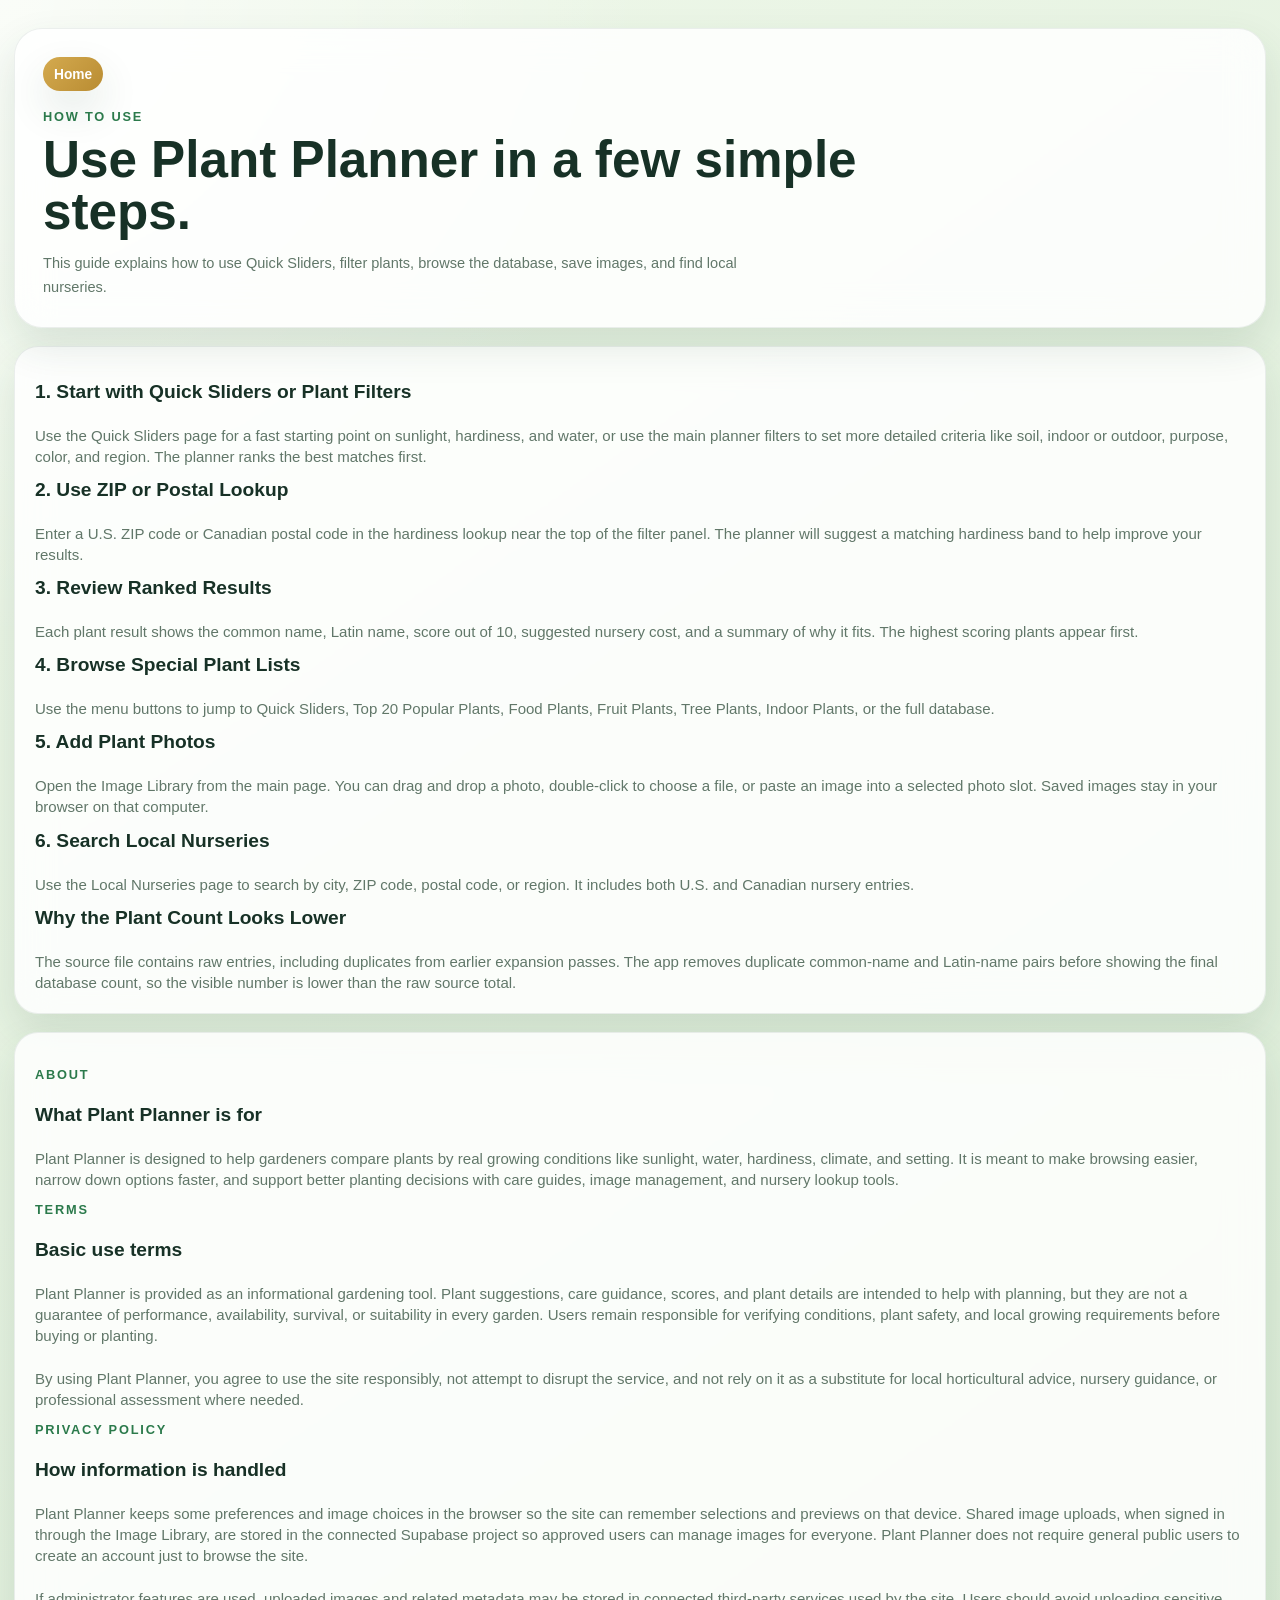
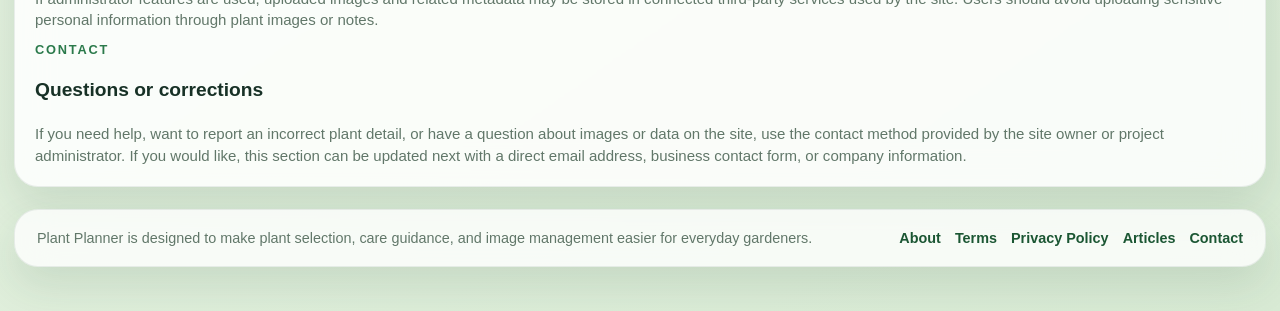
<file: instructions.html>
<!DOCTYPE html>
<html lang="en">
<head>
  <meta charset="UTF-8">
  <meta name="viewport" content="width=device-width, initial-scale=1.0">
  <title>Plant Planner How To Use</title>
  <link rel="icon" type="image/svg+xml" href="./favicon.svg?v=20260418-1">
  <link rel="stylesheet" href="./styles.css?v=20260418-35">
</head>
<body>
  <main class="page-shell">
    <section class="hero">
      <div class="hero-utility">
        <div class="utility-links">
          <a class="hero-link utility-link secondary-hero-link" href="./index.html">Home</a>
        </div>
      </div>
      <p class="eyebrow">How To Use</p>
      <h1>Use Plant Planner in a few simple steps.</h1>
      <p class="hero-copy">
        This guide explains how to use Quick Sliders, filter plants, browse the database, save images, and find local nurseries.
      </p>
    </section>

    <section class="results-panel standalone-panel">
      <div class="results-list">
        <article class="plant-card compact-card">
          <div class="plant-copy">
            <h3>1. Start with Quick Sliders or Plant Filters</h3>
            <p class="summary-copy">Use the Quick Sliders page for a fast starting point on sunlight, hardiness, and water, or use the main planner filters to set more detailed criteria like soil, indoor or outdoor, purpose, color, and region. The planner ranks the best matches first.</p>
          </div>
        </article>

        <article class="plant-card compact-card">
          <div class="plant-copy">
            <h3>2. Use ZIP or Postal Lookup</h3>
            <p class="summary-copy">Enter a U.S. ZIP code or Canadian postal code in the hardiness lookup near the top of the filter panel. The planner will suggest a matching hardiness band to help improve your results.</p>
          </div>
        </article>

        <article class="plant-card compact-card">
          <div class="plant-copy">
            <h3>3. Review Ranked Results</h3>
            <p class="summary-copy">Each plant result shows the common name, Latin name, score out of 10, suggested nursery cost, and a summary of why it fits. The highest scoring plants appear first.</p>
          </div>
        </article>

        <article class="plant-card compact-card">
          <div class="plant-copy">
            <h3>4. Browse Special Plant Lists</h3>
            <p class="summary-copy">Use the menu buttons to jump to Quick Sliders, Top 20 Popular Plants, Food Plants, Fruit Plants, Tree Plants, Indoor Plants, or the full database.</p>
          </div>
        </article>

        <article class="plant-card compact-card">
          <div class="plant-copy">
            <h3>5. Add Plant Photos</h3>
            <p class="summary-copy">Open the Image Library from the main page. You can drag and drop a photo, double-click to choose a file, or paste an image into a selected photo slot. Saved images stay in your browser on that computer.</p>
          </div>
        </article>

        <article class="plant-card compact-card">
          <div class="plant-copy">
            <h3>6. Search Local Nurseries</h3>
            <p class="summary-copy">Use the Local Nurseries page to search by city, ZIP code, postal code, or region. It includes both U.S. and Canadian nursery entries.</p>
          </div>
        </article>

        <article class="plant-card compact-card">
          <div class="plant-copy">
            <h3>Why the Plant Count Looks Lower</h3>
            <p class="summary-copy">The source file contains raw entries, including duplicates from earlier expansion passes. The app removes duplicate common-name and Latin-name pairs before showing the final database count, so the visible number is lower than the raw source total.</p>
          </div>
        </article>
      </div>
    </section>

    <section class="results-panel standalone-panel">
      <div class="results-list">
        <article id="about" class="plant-card compact-card">
          <div class="plant-copy">
            <p class="eyebrow">About</p>
            <h3>What Plant Planner is for</h3>
            <p class="summary-copy">Plant Planner is designed to help gardeners compare plants by real growing conditions like sunlight, water, hardiness, climate, and setting. It is meant to make browsing easier, narrow down options faster, and support better planting decisions with care guides, image management, and nursery lookup tools.</p>
          </div>
        </article>

        <article id="terms" class="plant-card compact-card">
          <div class="plant-copy">
            <p class="eyebrow">Terms</p>
            <h3>Basic use terms</h3>
            <p class="summary-copy">Plant Planner is provided as an informational gardening tool. Plant suggestions, care guidance, scores, and plant details are intended to help with planning, but they are not a guarantee of performance, availability, survival, or suitability in every garden. Users remain responsible for verifying conditions, plant safety, and local growing requirements before buying or planting.</p>
            <p class="summary-copy">By using Plant Planner, you agree to use the site responsibly, not attempt to disrupt the service, and not rely on it as a substitute for local horticultural advice, nursery guidance, or professional assessment where needed.</p>
          </div>
        </article>

        <article id="privacy" class="plant-card compact-card">
          <div class="plant-copy">
            <p class="eyebrow">Privacy Policy</p>
            <h3>How information is handled</h3>
            <p class="summary-copy">Plant Planner keeps some preferences and image choices in the browser so the site can remember selections and previews on that device. Shared image uploads, when signed in through the Image Library, are stored in the connected Supabase project so approved users can manage images for everyone. Plant Planner does not require general public users to create an account just to browse the site.</p>
            <p class="summary-copy">If administrator features are used, uploaded images and related metadata may be stored in connected third-party services used by the site. Users should avoid uploading sensitive personal information through plant images or notes.</p>
          </div>
        </article>

        <article id="contact" class="plant-card compact-card">
          <div class="plant-copy">
            <p class="eyebrow">Contact</p>
            <h3>Questions or corrections</h3>
            <p class="summary-copy">If you need help, want to report an incorrect plant detail, or have a question about images or data on the site, use the contact method provided by the site owner or project administrator. If you would like, this section can be updated next with a direct email address, business contact form, or company information.</p>
          </div>
        </article>
      </div>
    </section>

    <footer class="site-footer">
      <div class="site-footer-inner">
        <p class="site-footer-copy">Plant Planner is designed to make plant selection, care guidance, and image management easier for everyday gardeners.</p>
        <nav class="site-footer-links" aria-label="Footer">
          <a class="site-footer-link" href="#about">About</a>
          <a class="site-footer-link" href="#terms">Terms</a>
          <a class="site-footer-link" href="#privacy">Privacy Policy</a>
          <a class="site-footer-link" href="./articles.html">Articles</a>
          <a class="site-footer-link" href="#contact">Contact</a>
        </nav>
      </div>
    </footer>
  </main>
</body>
</html>
</file>
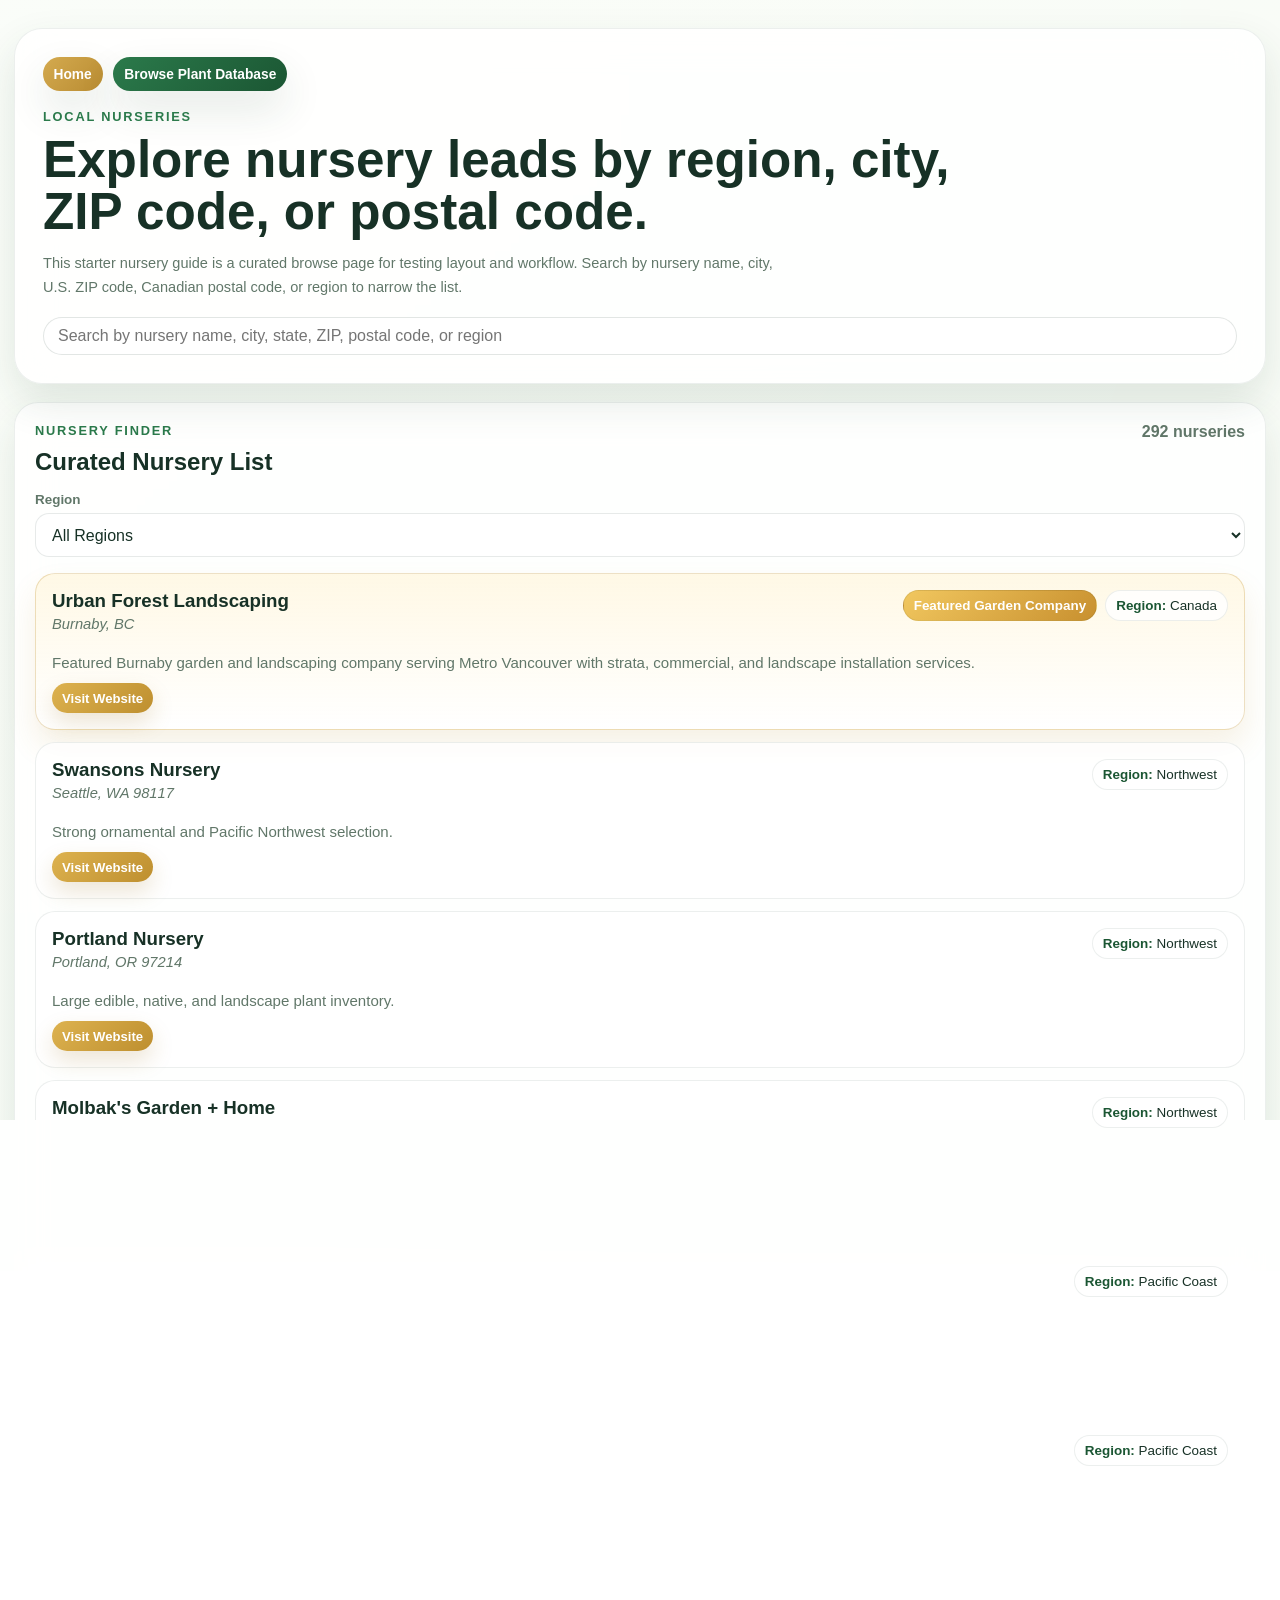
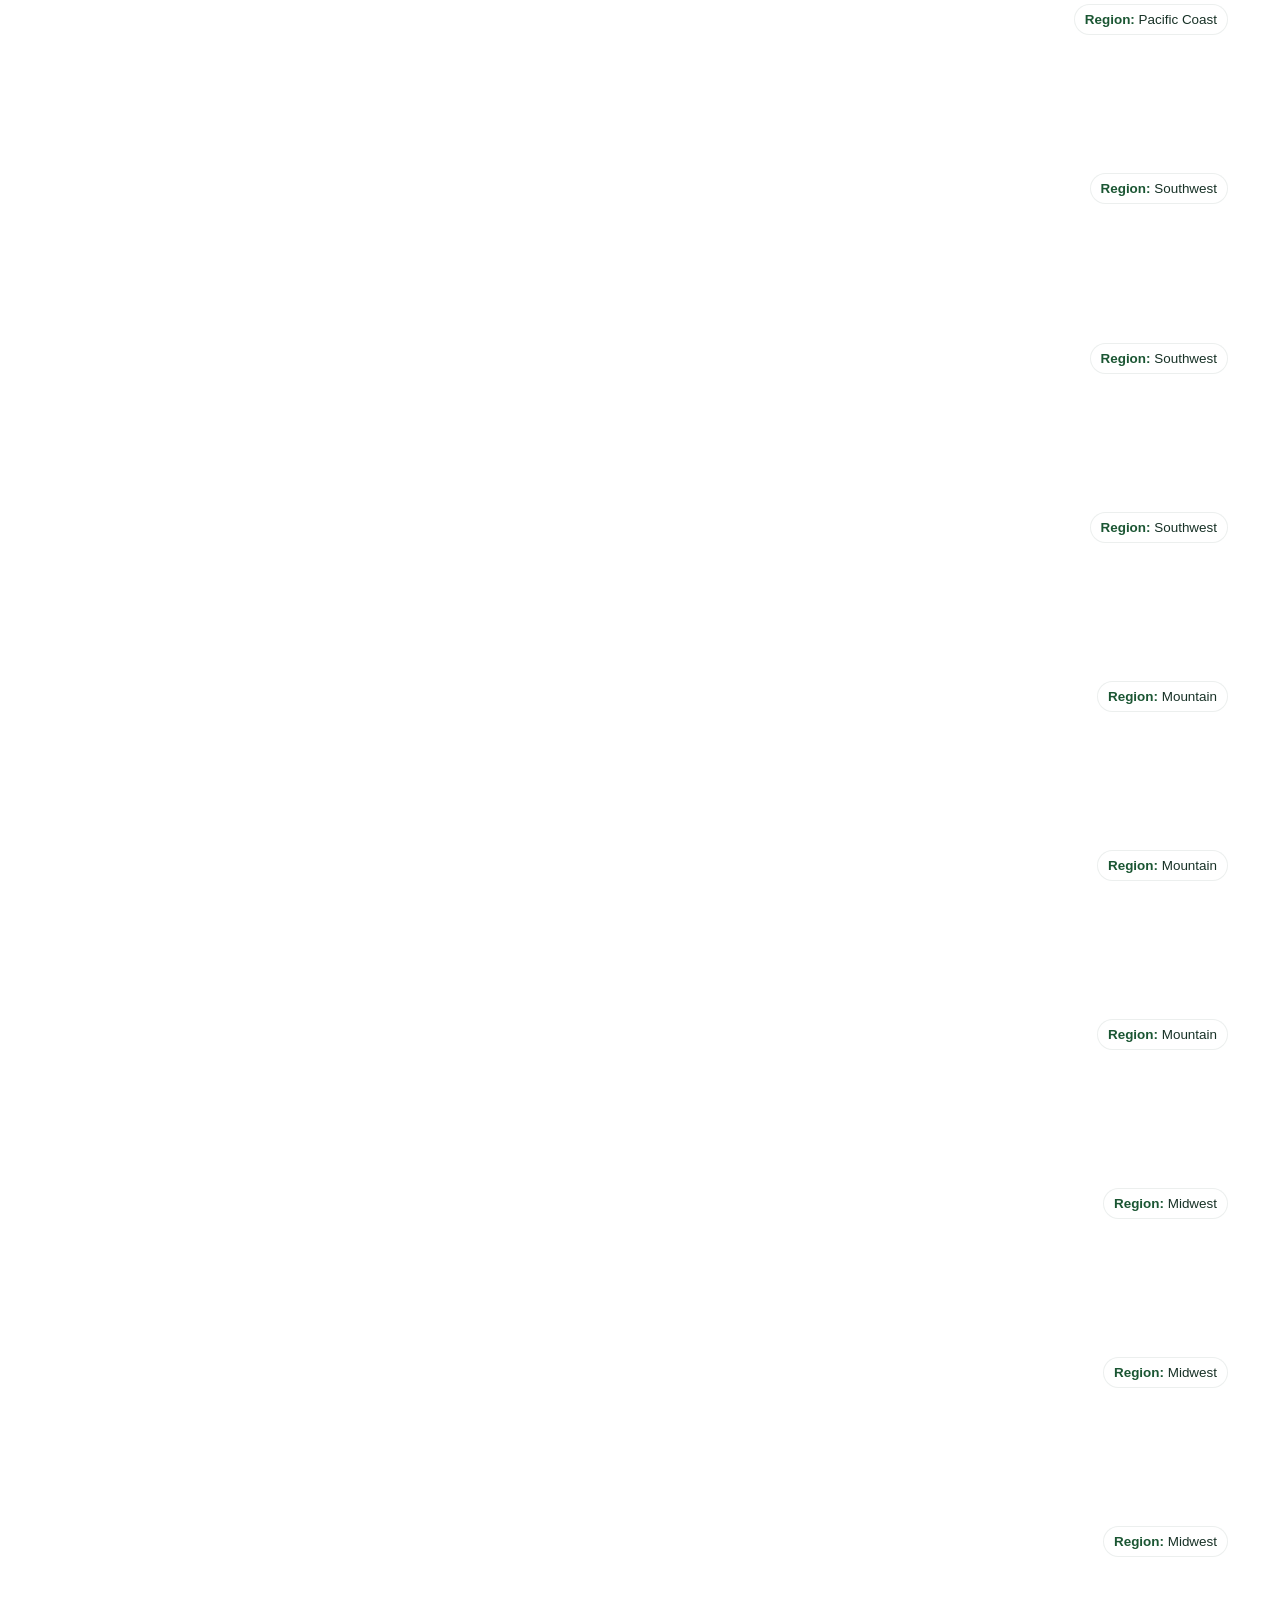
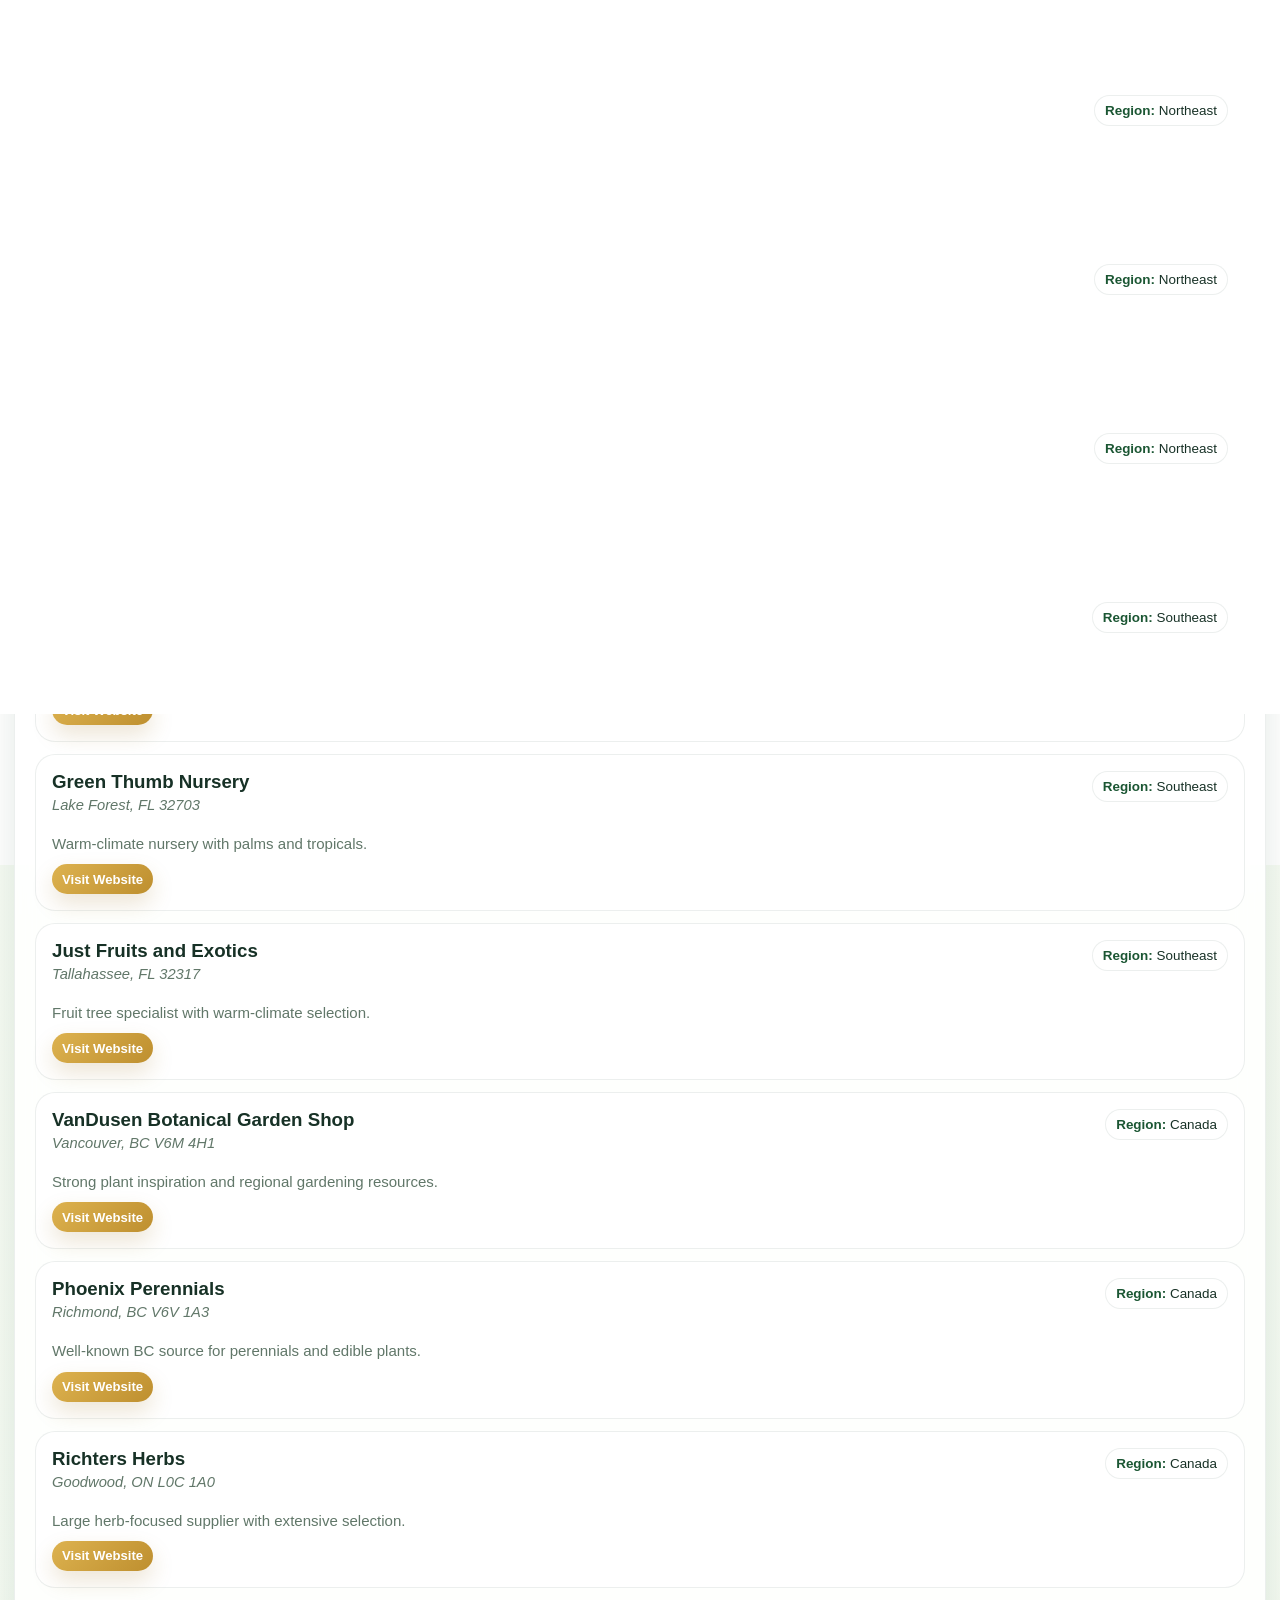
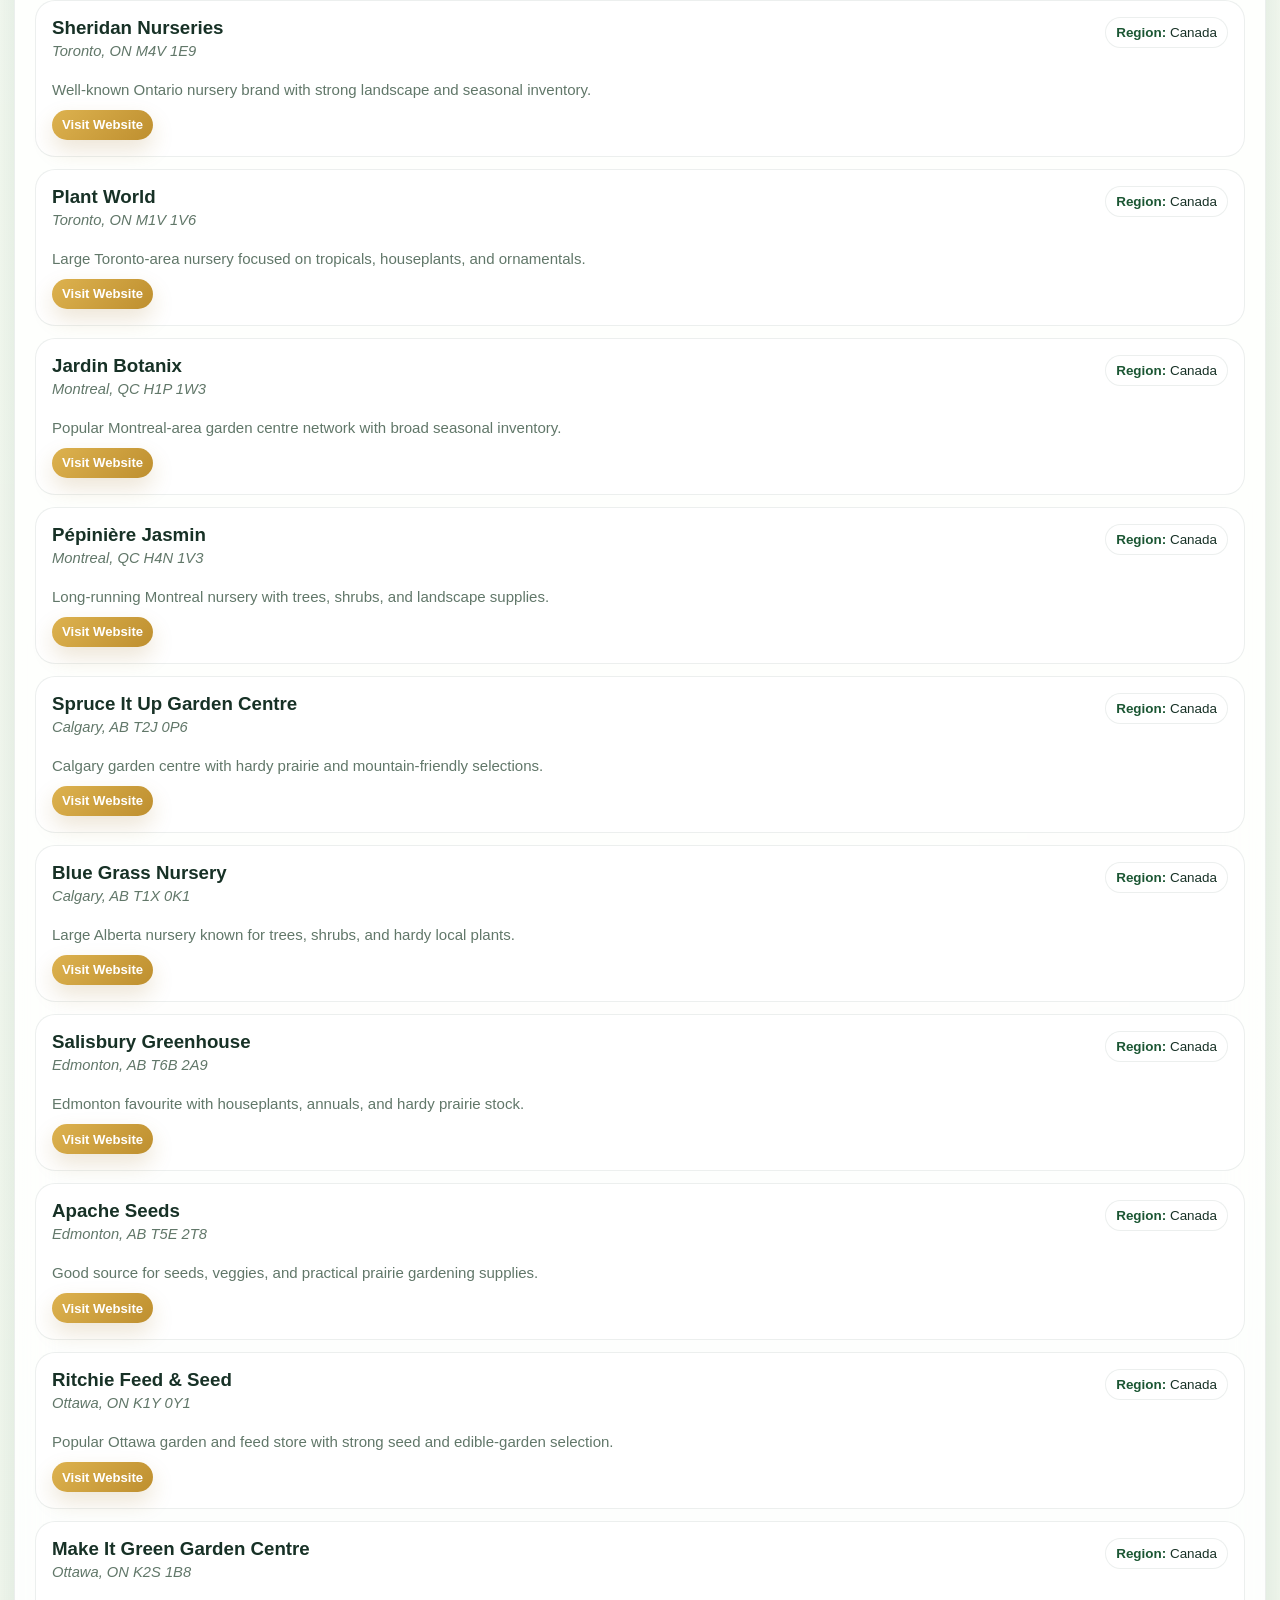
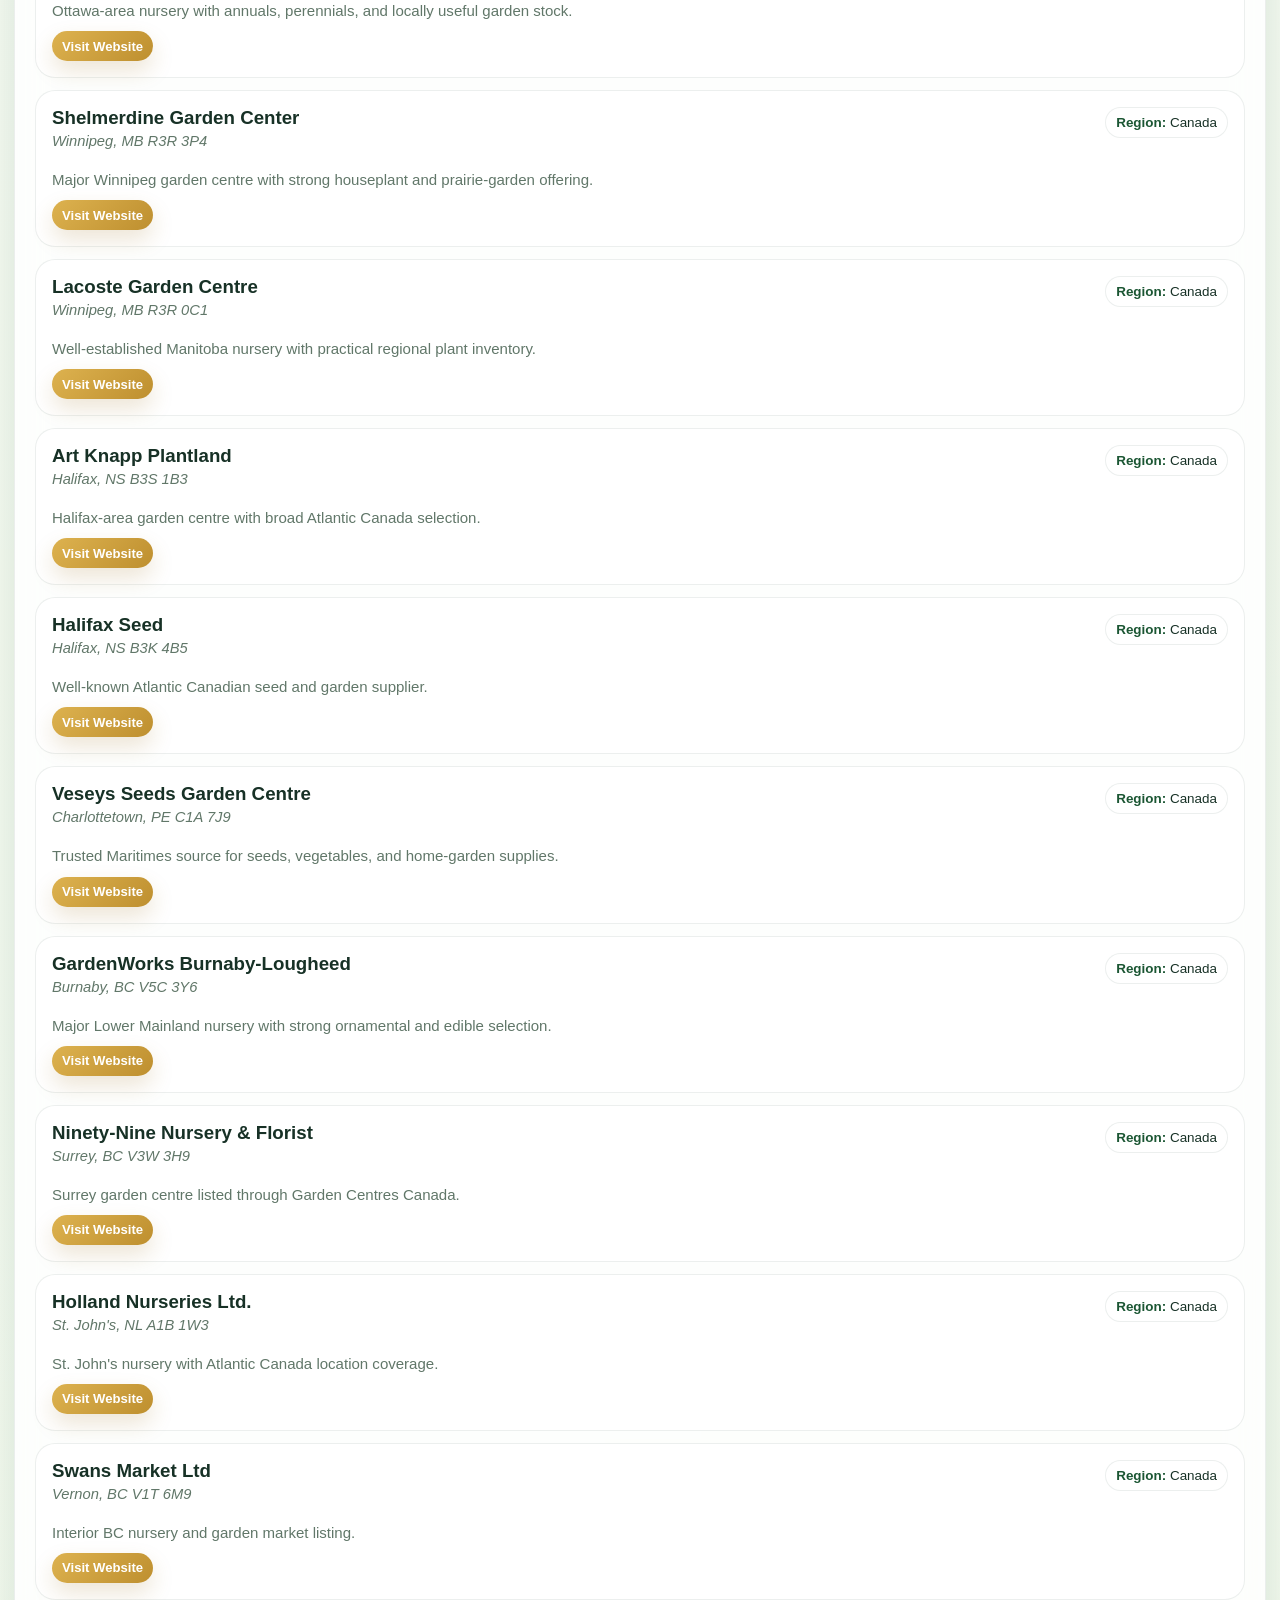
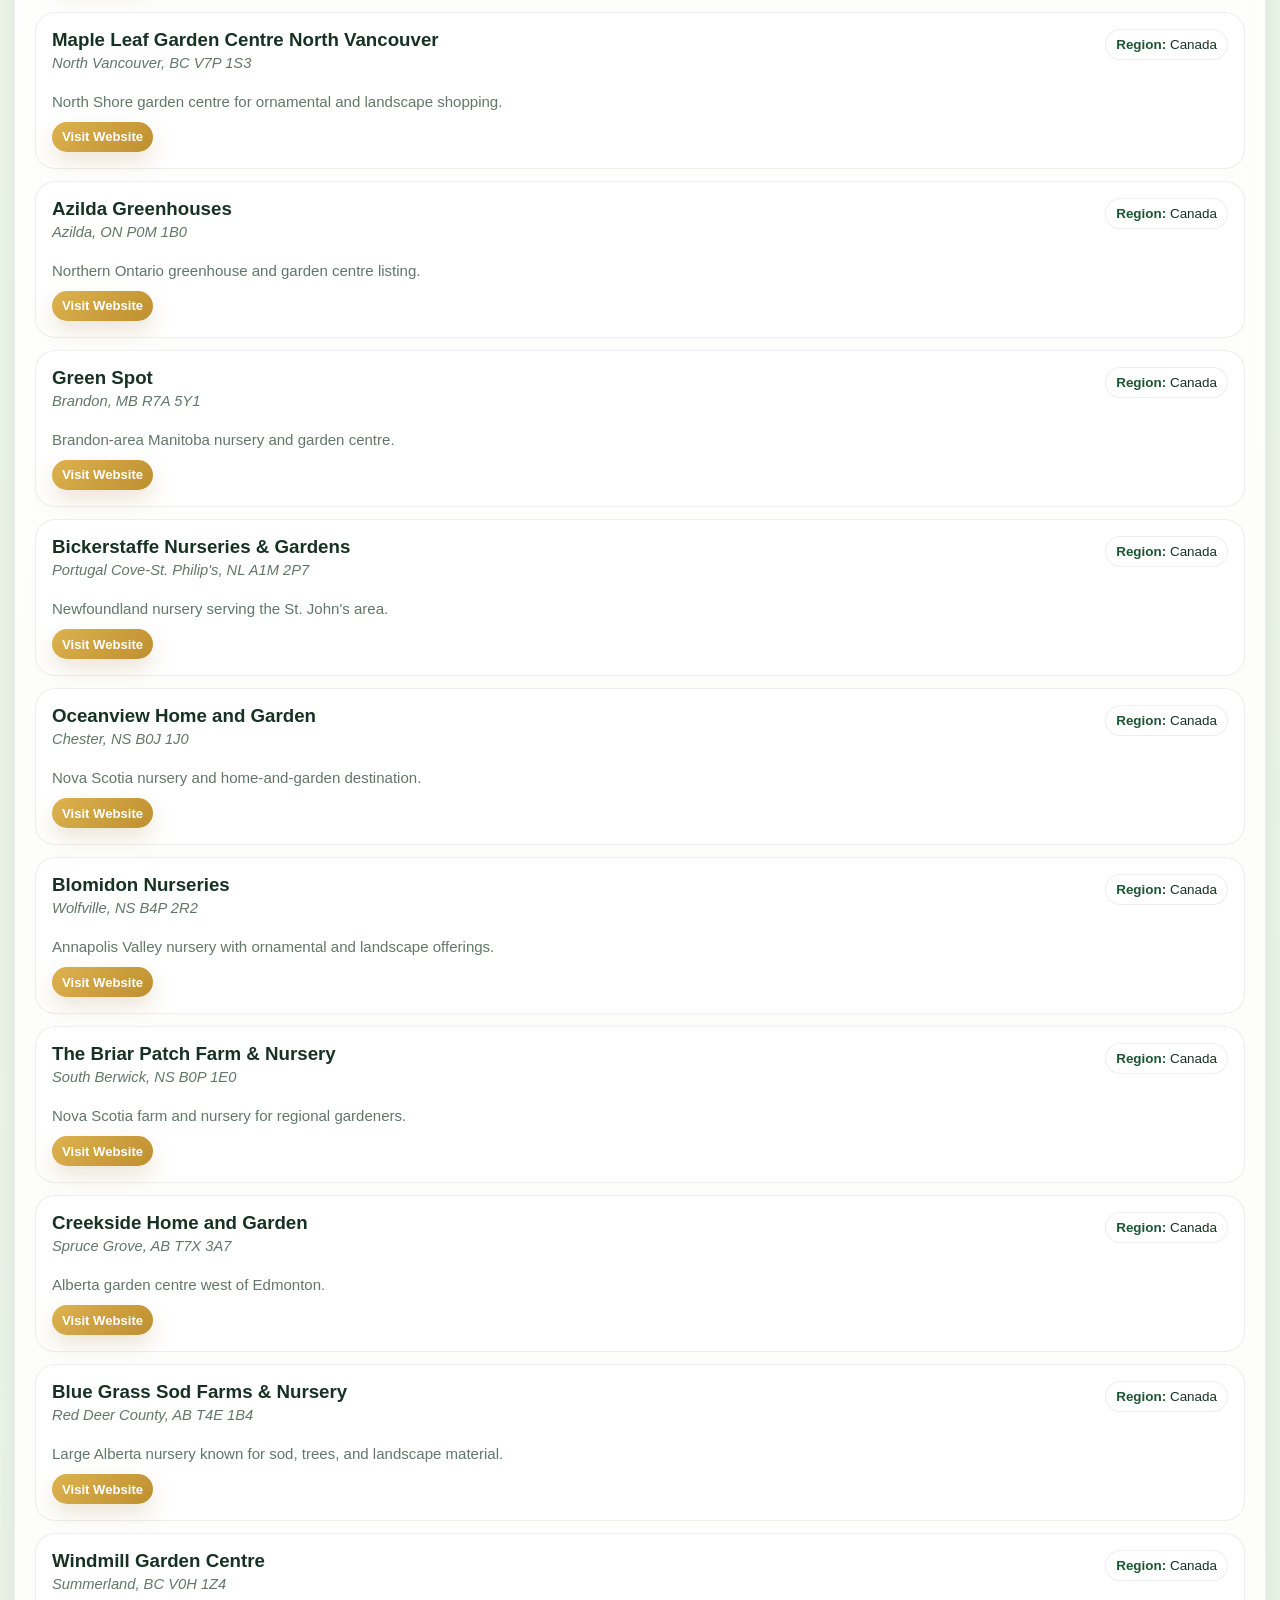
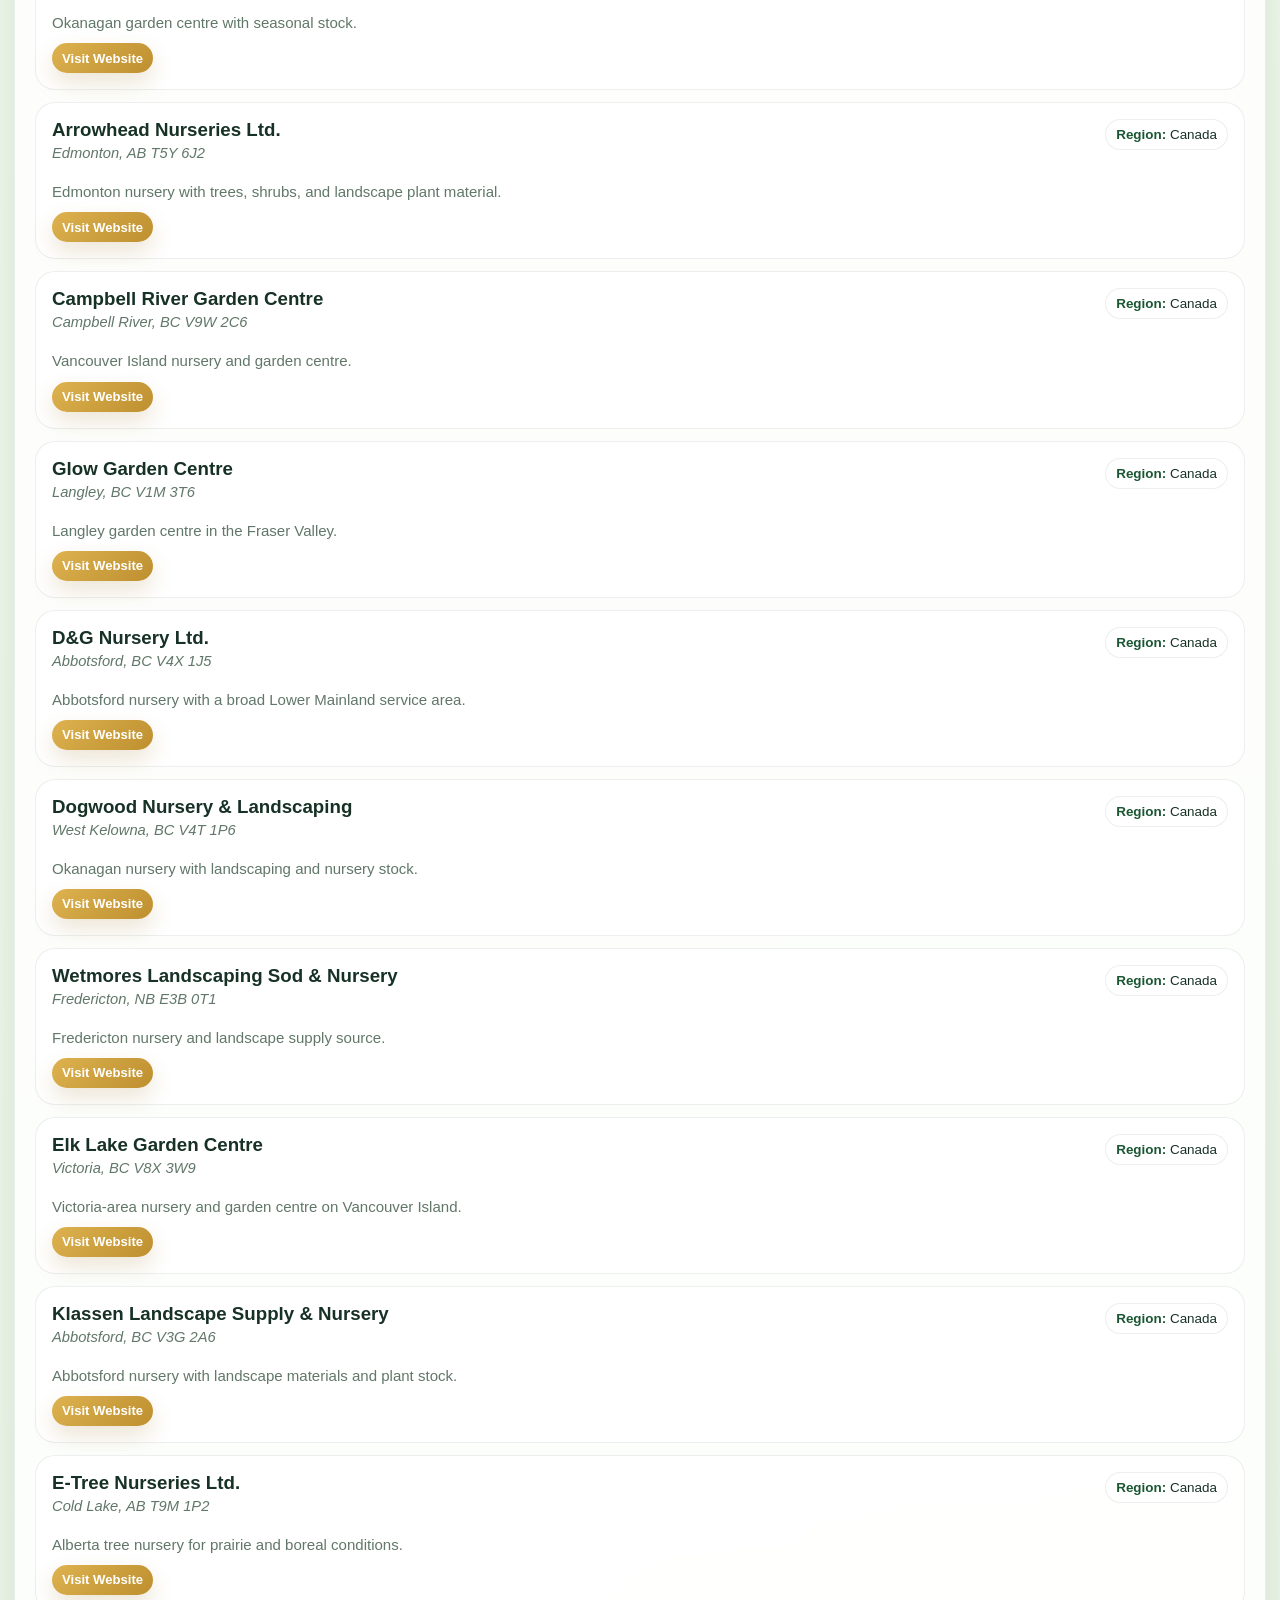
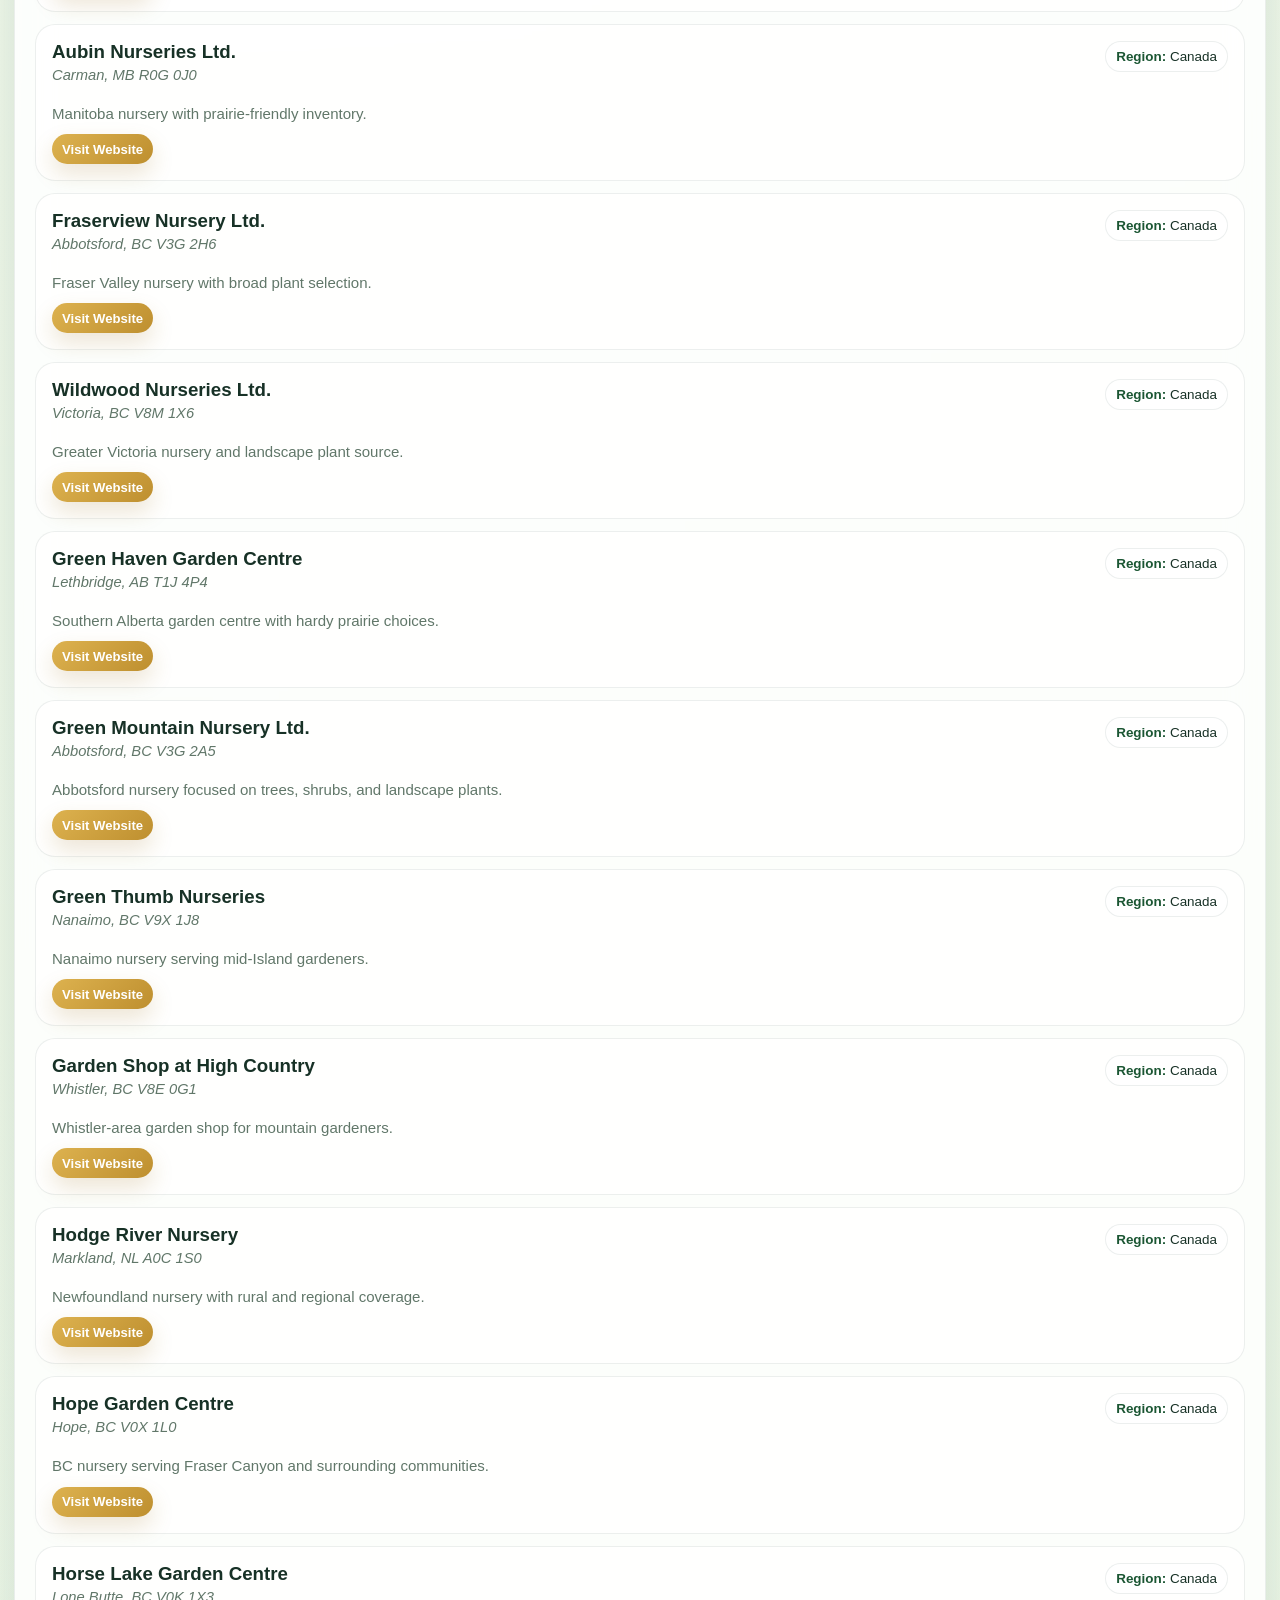
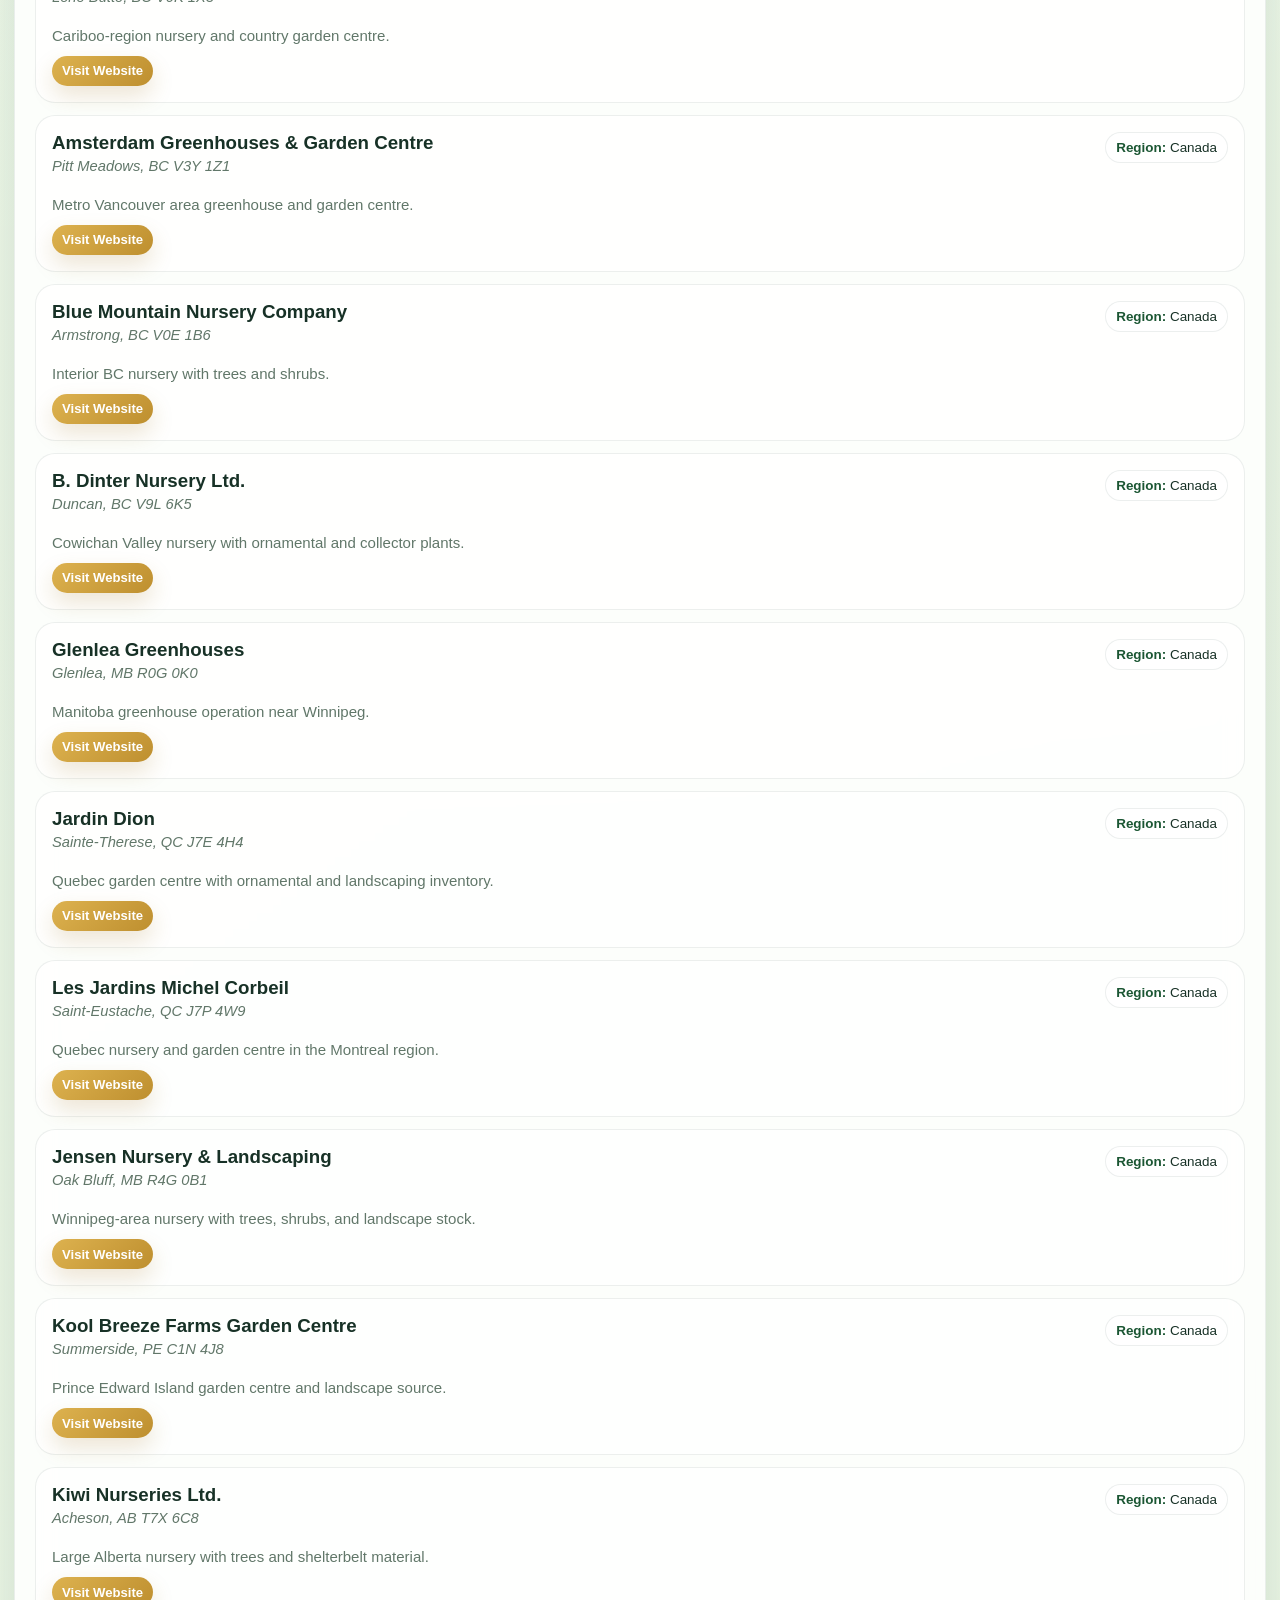
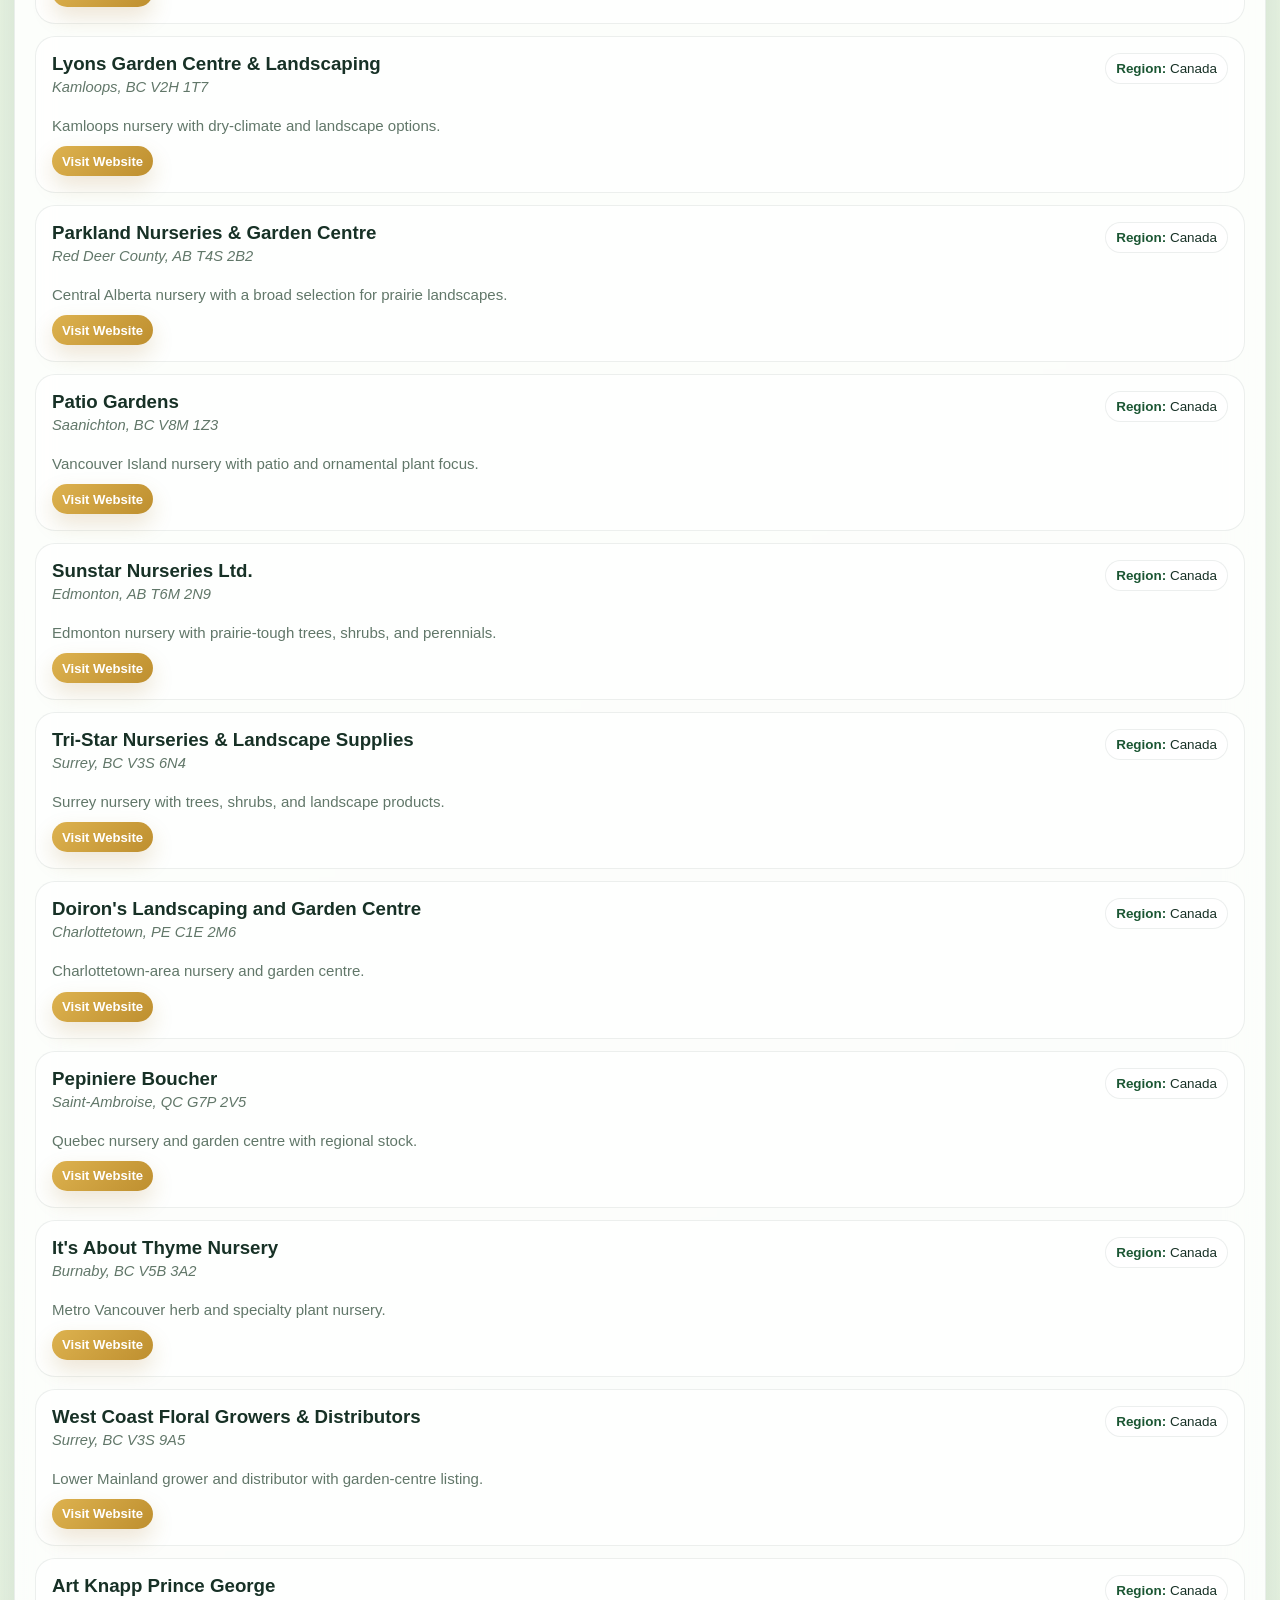
<file: nurseries.html>
<!DOCTYPE html>
<html lang="en">
<head>
  <meta charset="UTF-8">
  <meta name="viewport" content="width=device-width, initial-scale=1.0">
  <title>Plant Planner Local Nurseries</title>
  <link rel="icon" type="image/svg+xml" href="./favicon.svg?v=20260418-1">
  <link rel="stylesheet" href="./styles.css?v=20260418-35">
</head>
<body>
  <main class="page-shell">
    <section class="hero">
      <div class="hero-utility">
        <div class="utility-links">
          <a class="hero-link utility-link secondary-hero-link" href="./index.html">Home</a>
          <a class="hero-link utility-link" href="./browse.html?view=all">Browse Plant Database</a>
        </div>
      </div>
      <p class="eyebrow">Local Nurseries</p>
      <h1>Explore nursery leads by region, city, ZIP code, or postal code.</h1>
      <p class="hero-copy">
        This starter nursery guide is a curated browse page for testing layout and workflow. Search by nursery name, city, U.S. ZIP code, Canadian postal code, or region to narrow the list.
      </p>
      <div class="hero-actions">
        <input id="nurserySearchInput" class="search-input library-search-input" type="search" placeholder="Search by nursery name, city, state, ZIP, postal code, or region">
      </div>
    </section>

    <section class="results-panel standalone-panel">
      <div class="results-header">
        <div>
          <p class="eyebrow">Nursery Finder</p>
          <h2>Curated Nursery List</h2>
        </div>
        <div class="results-meta">
          <p id="nurseryCount" class="results-count">0 nurseries</p>
        </div>
      </div>

      <div class="filter-grid nursery-filter-grid">
        <div class="field">
          <label for="nurseryRegionSelect">Region</label>
          <select id="nurseryRegionSelect">
            <option value="All">All Regions</option>
            <option value="Northwest">Northwest</option>
            <option value="Southwest">Southwest</option>
            <option value="Northeast">Northeast</option>
            <option value="Southeast">Southeast</option>
            <option value="Midwest">Midwest</option>
            <option value="Pacific Coast">Pacific Coast</option>
            <option value="Mountain">Mountain</option>
            <option value="Canada">Canada</option>
          </select>
        </div>
      </div>

      <div id="nurseryList" class="results-list"></div>
    </section>

    <footer class="site-footer">
      <div class="site-footer-inner">
        <p class="site-footer-copy">Plant Planner connects plant ideas with nearby nursery options and real growing conditions.</p>
        <nav class="site-footer-links" aria-label="Footer">
          <a class="site-footer-link" href="./instructions.html#about">About</a>
          <a class="site-footer-link" href="./instructions.html#terms">Terms</a>
          <a class="site-footer-link" href="./instructions.html#privacy">Privacy Policy</a>
          <a class="site-footer-link" href="./articles.html">Articles</a>
          <a class="site-footer-link" href="./instructions.html#contact">Contact</a>
        </nav>
      </div>
    </footer>
  </main>

  <script src="./nurseries.js"></script>
</body>
</html>
</file>
<file: styles.css>
:root {
  --bg-top: #eff8ea;
  --bg-bottom: #d8ead4;
  --ink: #173126;
  --muted: #617769;
  --card: rgba(255, 255, 255, 0.84);
  --line: rgba(23, 49, 38, 0.08);
  --green: #2b7a4b;
  --green-dark: #1b5633;
  --sage: #e5f2e4;
  --gold: #d4aa4f;
  --shadow: 0 18px 42px rgba(32, 72, 49, 0.12);
}

html {
  scroll-behavior: smooth;
}

* {
  box-sizing: border-box;
}

body {
  margin: 0;
  min-height: 100vh;
  color: var(--ink);
  font-family: "Segoe UI", "Trebuchet MS", sans-serif;
  background:
    radial-gradient(circle at top left, rgba(255,255,255,0.7), transparent 28%),
    linear-gradient(145deg, var(--bg-top), var(--bg-bottom));
}

.page-shell {
  width: min(1380px, calc(100% - 28px));
  margin: 0 auto;
  padding: 28px 0 44px;
}

.site-footer {
  margin-top: 22px;
  border-radius: 24px;
  padding: 18px 22px;
  background: rgba(255, 255, 255, 0.78);
  backdrop-filter: blur(18px);
  border: 1px solid rgba(23, 49, 38, 0.08);
  box-shadow: var(--shadow);
}

.site-footer-inner {
  display: flex;
  align-items: center;
  justify-content: space-between;
  gap: 16px;
  flex-wrap: wrap;
}

.site-footer-copy {
  color: var(--muted);
  font-size: 0.9rem;
  line-height: 1.4;
}

.site-footer-links {
  display: flex;
  align-items: center;
  justify-content: flex-end;
  gap: 10px 14px;
  flex-wrap: wrap;
}

.site-footer-link {
  color: var(--green-dark);
  text-decoration: none;
  font-size: 0.9rem;
  font-weight: 800;
}

.site-footer-link:hover,
.site-footer-link:focus-visible {
  text-decoration: underline;
}

.hero,
.filter-panel,
.results-panel,
.result-card,
.tag {
  background: var(--card);
  backdrop-filter: blur(18px);
  border: 1px solid var(--line);
  box-shadow: var(--shadow);
}

.hero {
  position: relative;
  z-index: 10;
  overflow: visible;
  border-radius: 28px;
  padding: 28px;
}

.hero-home {
  background:
    radial-gradient(circle at top right, rgba(255, 255, 255, 0.92), transparent 34%),
    radial-gradient(circle at bottom left, rgba(197, 225, 193, 0.46), transparent 30%),
    linear-gradient(145deg, rgba(255, 252, 247, 0.96), rgba(238, 246, 232, 0.94));
  border-color: rgba(23, 49, 38, 0.06);
}

.hero-home-nav {
  display: flex;
  align-items: center;
  gap: 18px;
  justify-content: space-between;
}

.hero-home-brand-lockup {
  margin-bottom: 0;
  flex: 0 0 auto;
}

.hero-home-brand-note {
  margin-top: 4px;
  color: var(--muted);
  font-size: 0.84rem;
  line-height: 1.3;
}

.hero-home-nav-links {
  display: flex;
  flex-wrap: wrap;
  justify-content: center;
  gap: 8px 10px;
}

.hero-home-nav-link {
  display: inline-flex;
  align-items: center;
  justify-content: center;
  min-height: 36px;
  padding: 8px 12px;
  border-radius: 999px;
  color: var(--ink);
  text-decoration: none;
  font-weight: 700;
  background: rgba(255, 255, 255, 0.72);
  border: 1px solid rgba(23, 49, 38, 0.08);
}

.hero-home-nav-link:hover,
.hero-home-nav-link:focus-visible {
  background: rgba(229, 242, 228, 0.9);
}

.hero-home-search {
  margin-left: auto;
  justify-content: flex-end;
  flex: 0 1 360px;
}

.hero-home-grid {
  display: grid;
  grid-template-columns: minmax(0, 1.15fr) minmax(320px, 420px);
  gap: 22px;
  margin-top: 26px;
  align-items: stretch;
}

.hero-home-copy-panel,
.hero-home-preview-card {
  border-radius: 28px;
  border: 1px solid rgba(23, 49, 38, 0.08);
}

.hero-home-copy-panel {
  padding: 24px;
  background:
    linear-gradient(180deg, rgba(255, 255, 255, 0.74), rgba(247, 251, 244, 0.9)),
    radial-gradient(circle at bottom left, rgba(214, 232, 210, 0.38), transparent 32%);
}

.hero-home-copy-panel h1 {
  max-width: 680px;
  font-size: clamp(2.35rem, 4.4vw, 4rem);
  line-height: 0.96;
  letter-spacing: -0.03em;
}

.hero-home-benefits {
  display: flex;
  flex-wrap: wrap;
  gap: 10px;
  margin-top: 18px;
}

.hero-home-benefit {
  display: inline-flex;
  align-items: center;
  justify-content: center;
  min-height: 34px;
  padding: 7px 12px;
  border-radius: 999px;
  background: rgba(229, 242, 228, 0.94);
  border: 1px solid rgba(43, 122, 75, 0.12);
  color: var(--green-dark);
  font-size: 0.86rem;
  font-weight: 800;
}

.hero-home-cta-row {
  display: flex;
  flex-wrap: wrap;
  gap: 10px;
}

.hero-home-preview-card {
  display: grid;
  gap: 14px;
  padding: 22px;
  background:
    linear-gradient(180deg, rgba(255, 255, 255, 0.94), rgba(244, 249, 240, 0.92)),
    radial-gradient(circle at top right, rgba(214, 232, 210, 0.44), transparent 34%);
}

.hero-home-preview-card h2 {
  font-size: 1.75rem;
  line-height: 1.02;
}

.hero-home-preview-copy {
  color: var(--muted);
  line-height: 1.55;
}

.hero-home-preview-list {
  display: grid;
  gap: 10px;
}

.hero-home-preview-item {
  display: grid;
  gap: 4px;
  padding: 12px 14px;
  border-radius: 18px;
  background: rgba(255, 255, 255, 0.88);
  border: 1px solid rgba(43, 122, 75, 0.08);
  box-shadow: 0 10px 22px rgba(32, 72, 49, 0.06);
}

.hero-home-preview-item strong {
  color: var(--green-dark);
  font-size: 0.95rem;
}

.hero-home-preview-item span {
  color: var(--muted);
  line-height: 1.4;
  font-size: 0.88rem;
}

.hero-home .hero-utility {
  justify-content: flex-end;
  align-items: center;
  flex-wrap: wrap;
}

.hero-utility {
  display: flex;
  justify-content: space-between;
  align-items: center;
  gap: 16px;
  margin-bottom: 18px;
}

.utility-links {
  display: flex;
  flex-wrap: wrap;
  gap: 10px;
}

.featured-company-link {
  display: inline-flex;
  align-items: center;
  justify-content: center;
  width: auto;
  padding: 11px 14px;
  border-radius: 16px;
  background: linear-gradient(135deg, var(--green-dark), var(--green));
  color: white;
  text-decoration: none;
  box-shadow: var(--shadow);
}

.featured-company-logo-wrap {
  display: inline-flex;
  align-items: center;
  justify-content: center;
  min-height: 0;
  padding: 0;
  border-radius: 0;
  background: transparent;
}

.featured-company-logo {
  display: block;
  width: auto;
  height: 46px;
}

.eyebrow {
  margin: 0 0 10px;
  font-size: 0.8rem;
  font-weight: 800;
  letter-spacing: 0.14em;
  text-transform: uppercase;
  color: var(--green);
}

.brand-lockup {
  display: inline-flex;
  align-items: center;
  gap: 12px;
  margin-bottom: 10px;
}

.brand-lockup .eyebrow {
  margin: 0;
}

.hero-home .brand-lockup .eyebrow {
  font-size: clamp(1.15rem, 2vw, 1.55rem);
  letter-spacing: 0.18em;
}

.brand-mark {
  width: 42px;
  height: 42px;
  flex: 0 0 42px;
  filter: drop-shadow(0 10px 18px rgba(32, 72, 49, 0.18));
}

.brand-mark svg {
  display: block;
  width: 100%;
  height: 100%;
}

h1, h2, h3, h4, p {
  margin: 0;
}

h1 {
  max-width: 920px;
  font-size: clamp(2rem, 4vw, 3.4rem);
  line-height: 1.02;
}

.hero-home h1 {
  font-size: clamp(0.95rem, 1.6vw, 1.5rem);
  line-height: 1.12;
}

.hero-highlight {
  color: #6c49b8;
  font-weight: 900;
}

.hero-copy {
  margin-top: 14px;
  max-width: 760px;
  color: var(--muted);
  line-height: 1.6;
  font-size: 0.91rem;
}

.hero-guide-example {
  display: flex;
  flex-wrap: wrap;
  align-items: center;
  gap: 10px 12px;
  margin-top: 16px;
}

.mobile-hero-toolbar,
.mobile-hero-intro {
  display: none;
}

.mobile-hero-brand {
  margin: 0;
  color: var(--green-dark);
  font-size: 1rem;
  font-weight: 900;
  letter-spacing: 0.12em;
  text-transform: uppercase;
}

.mobile-hero-brand-lockup {
  display: inline-flex;
  align-items: center;
  gap: 10px;
  min-width: 0;
}

.mobile-hero-brand-mark {
  width: 34px;
  height: 34px;
  flex: 0 0 34px;
  filter: drop-shadow(0 8px 14px rgba(32, 72, 49, 0.16));
}

.mobile-hero-brand-mark svg {
  display: block;
  width: 100%;
  height: 100%;
}

.mobile-hero-toolbar-row {
  display: flex;
  align-items: center;
  justify-content: space-between;
  gap: 12px;
}

.mobile-hero-menu {
  position: relative;
  margin-left: auto;
}

.mobile-hero-menu-button,
.mobile-hero-submenu-button {
  display: inline-flex;
  align-items: center;
  justify-content: center;
  min-height: 38px;
  padding: 8px 13px;
  border-radius: 999px;
  background: linear-gradient(135deg, var(--green), var(--green-dark));
  color: white;
  cursor: pointer;
  list-style: none;
  text-decoration: none;
  font-weight: 700;
  font-size: 0.9rem;
  box-shadow: var(--shadow);
  user-select: none;
}

.mobile-hero-submenu-button {
  width: 100%;
  justify-content: space-between;
  padding: 10px 12px;
  border-radius: 12px;
  background: transparent;
  color: var(--ink);
  box-shadow: none;
}

.mobile-hero-menu-button::-webkit-details-marker,
.mobile-hero-submenu-button::-webkit-details-marker {
  display: none;
}

.mobile-hero-menu-button::after,
.mobile-hero-submenu-button::after {
  content: "";
  width: 8px;
  height: 8px;
  margin-left: 8px;
  border-right: 2px solid currentColor;
  border-bottom: 2px solid currentColor;
  transform: translateY(-1px) rotate(45deg);
}

.mobile-hero-menu[open] .mobile-hero-menu-button::after,
.mobile-hero-submenu[open] .mobile-hero-submenu-button::after {
  transform: translateY(2px) rotate(225deg);
}

.mobile-hero-menu-panel {
  position: absolute;
  top: calc(100% + 10px);
  right: 0;
  min-width: 248px;
  padding: 8px;
  display: grid;
  gap: 4px;
  border-radius: 18px;
  background: rgba(255, 255, 255, 0.98);
  border: 1px solid var(--line);
  box-shadow: var(--shadow);
  z-index: 30;
}

.mobile-hero-menu-link {
  display: block;
  padding: 10px 12px;
  border-radius: 12px;
  color: var(--ink);
  text-decoration: none;
  font-weight: 700;
}

.mobile-hero-menu-link:hover,
.mobile-hero-menu-link:focus-visible {
  background: rgba(43, 122, 75, 0.08);
}

.mobile-hero-submenu {
  display: grid;
  gap: 6px;
}

.mobile-hero-submenu-button:hover,
.mobile-hero-submenu-button:focus-visible {
  background: rgba(43, 122, 75, 0.08);
}

.mobile-hero-submenu-panel {
  display: grid;
  gap: 4px;
  padding-left: 6px;
}

.hero-guide-note {
  color: var(--muted);
  line-height: 1.45;
  max-width: 620px;
}

.hero-guide-button {
  display: inline-flex;
  align-items: center;
  justify-content: center;
  min-height: 36px;
  padding: 8px 13px;
  background: linear-gradient(135deg, #8a63d2, #5e43a5);
  color: white;
  text-decoration: none;
  font-weight: 700;
  font-size: 0.82rem;
  box-shadow: 0 10px 22px rgba(94, 67, 165, 0.2);
}

.hero-heading-row {
  display: flex;
  justify-content: space-between;
  align-items: flex-start;
  gap: 18px;
}

.hero-heading-copy {
  min-width: 0;
}

.hero-side-stack {
  display: flex;
  flex: 0 1 270px;
  flex-direction: column;
  align-items: flex-end;
  gap: 16px;
}

.hero-actions {
  display: flex;
  flex-wrap: wrap;
  gap: 10px;
  margin-top: 18px;
  align-items: center;
  position: relative;
  z-index: 11;
}

.slider-panel {
  margin-top: 18px;
  border-radius: 22px;
  padding: 18px;
  background: rgba(255, 255, 255, 0.66);
  border: 1px solid rgba(23, 49, 38, 0.08);
}

.slider-panel-header {
  display: flex;
  justify-content: space-between;
  align-items: start;
  gap: 16px;
}

.slider-panel-copy h2 {
  font-size: 1.2rem;
}

.slider-panel-note {
  margin-top: 8px;
  color: var(--muted);
  line-height: 1.45;
  max-width: 720px;
}

.slider-grid {
  display: grid;
  grid-template-columns: repeat(3, minmax(0, 1fr));
  gap: 14px;
  margin-top: 16px;
}

.slider-grid.is-hidden {
  display: none;
}

.slider-field {
  display: grid;
  gap: 10px;
  padding: 14px;
  border-radius: 18px;
  background: rgba(229, 242, 228, 0.78);
  border: 1px solid rgba(43, 122, 75, 0.1);
}

.slider-field-top {
  display: flex;
  justify-content: space-between;
  align-items: baseline;
  gap: 10px;
}

.slider-field-top label {
  font-size: 0.92rem;
  color: var(--ink);
  font-weight: 800;
}

.slider-value {
  color: var(--green-dark);
  font-weight: 800;
  font-size: 0.9rem;
}

.plant-slider {
  width: 100%;
  accent-color: var(--green);
  cursor: pointer;
}

.slider-scale {
  display: grid;
  grid-template-columns: repeat(4, minmax(0, 1fr));
  gap: 6px;
  color: var(--muted);
  font-size: 0.72rem;
  line-height: 1.2;
}

.slider-scale-item {
  display: flex;
  flex-direction: column;
  align-items: center;
  gap: 4px;
  text-align: center;
}

.slider-scale-five {
  grid-template-columns: repeat(5, minmax(0, 1fr));
}

.slider-scale-icon {
  display: inline-flex;
  align-items: center;
  justify-content: center;
  min-height: 20px;
  color: var(--green-dark);
}

.slider-scale-icon svg {
  display: block;
  width: 22px;
  height: 22px;
}

.hero-link {
  display: inline-flex;
  align-items: center;
  justify-content: center;
  min-height: 38px;
  padding: 8px 13px;
  border-radius: 999px;
  background: linear-gradient(135deg, var(--green), var(--green-dark));
  color: white;
  text-decoration: none;
  font-weight: 700;
  box-shadow: var(--shadow);
  font-size: 0.92rem;
}

.hero-dropdown {
  position: relative;
}

.hero-dropdown-button {
  cursor: pointer;
  list-style: none;
  user-select: none;
}

.hero-dropdown-button::-webkit-details-marker {
  display: none;
}

.hero-dropdown-button::after {
  content: "";
  width: 8px;
  height: 8px;
  margin-left: 8px;
  border-right: 2px solid currentColor;
  border-bottom: 2px solid currentColor;
  transform: translateY(-1px) rotate(45deg);
}

.hero-dropdown[open] .hero-dropdown-button::after {
  transform: translateY(2px) rotate(225deg);
}

.hero-dropdown-panel {
  position: absolute;
  top: calc(100% + 10px);
  left: 0;
  min-width: 248px;
  padding: 8px;
  display: grid;
  gap: 4px;
  border-radius: 18px;
  background: rgba(255, 255, 255, 0.98);
  border: 1px solid var(--line);
  box-shadow: var(--shadow);
  z-index: 20;
}

.hero-dropdown-link {
  display: block;
  padding: 10px 12px;
  border-radius: 12px;
  color: var(--ink);
  text-decoration: none;
  font-weight: 700;
}

.hero-dropdown-link:hover,
.hero-dropdown-link:focus-visible {
  background: rgba(43, 122, 75, 0.08);
}

.secondary-hero-link {
  background: linear-gradient(135deg, var(--gold), #b98c32);
}

.hero-search {
  display: flex;
  justify-content: flex-end;
  align-items: center;
  gap: 8px;
  flex: 1 1 auto;
  margin-top: 8px;
}

.hero-search-inline {
  margin-top: 0;
  margin-left: auto;
  flex: 0 1 290px;
}

.hero-search-title {
  margin-top: 2px;
  margin-bottom: 4px;
  flex: 0 1 auto;
  width: 100%;
}

.search-input {
  flex: 1 1 auto;
  min-width: 0;
  width: 100%;
  min-height: 38px;
  border-radius: 999px;
  border: 1px solid rgba(23, 49, 38, 0.12);
  padding: 8px 14px;
  color: var(--ink);
  background: rgba(255, 255, 255, 0.94);
  font: inherit;
  box-shadow: inset 0 1px 0 rgba(255, 255, 255, 0.7);
}

.search-submit-button {
  flex: 0 0 auto;
  min-height: 38px;
  padding: 8px 14px;
}

.search-submit-button,
#zoneLookupButton {
  background: linear-gradient(135deg, #8fd47d, #5fab67);
  color: #12301f;
  box-shadow: 0 8px 18px rgba(95, 171, 103, 0.22);
}

.layout-grid {
  display: grid;
  grid-template-columns: 360px 1fr;
  gap: 18px;
  margin-top: 18px;
  position: relative;
  z-index: 1;
}

.home-layout-grid {
  grid-template-columns: 320px minmax(0, 1fr);
  gap: 24px;
  margin-top: 24px;
}

.filter-panel,
.results-panel {
  border-radius: 24px;
  padding: 20px;
}

.filter-panel {
  background: rgba(214, 232, 210, 0.96);
}

.home-filter-panel {
  position: sticky;
  top: 18px;
  align-self: start;
  background:
    linear-gradient(180deg, rgba(214, 232, 210, 0.94), rgba(236, 244, 229, 0.98));
}

.home-results-panel {
  background:
    linear-gradient(180deg, rgba(255, 255, 255, 0.9), rgba(245, 250, 241, 0.94));
}

.home-results-intro {
  margin-top: 8px;
  max-width: 520px;
  color: var(--muted);
  line-height: 1.5;
}

.standalone-panel {
  margin-top: 18px;
}

.panel-header,
.results-header {
  display: flex;
  justify-content: space-between;
  align-items: start;
  gap: 16px;
}

.results-meta {
  display: flex;
  flex-direction: column;
  align-items: end;
  gap: 4px;
}

.results-toolbar {
  display: flex;
  justify-content: flex-start;
  align-items: flex-end;
  gap: 14px;
  margin-top: 12px;
}

.results-letter-field {
  width: min(210px, 100%);
}

.results-letter-field label {
  font-size: 0.8rem;
  letter-spacing: 0.04em;
  text-transform: uppercase;
}

.results-letter-field select {
  min-height: 40px;
  padding: 8px 10px;
  font-size: 0.95rem;
}

.results-count-pill {
  display: inline-flex;
  align-items: center;
  min-height: 40px;
  margin: 0;
  padding: 8px 14px;
  border-radius: 999px;
  background: rgba(229, 242, 228, 0.95);
  border: 1px solid rgba(43, 122, 75, 0.14);
  color: var(--green-dark);
  font-weight: 800;
  white-space: nowrap;
}

.results-meta .results-count-pill {
  align-self: flex-end;
}

.results-count-database {
  background: rgba(255,255,255,0.95);
  color: var(--muted);
  border-color: rgba(23, 49, 38, 0.1);
  font-weight: 700;
}

.results-toolbar-pill {
  display: inline-flex;
  align-items: center;
  min-height: 40px;
  margin: 0;
  padding: 8px 14px;
  border-radius: 999px;
  background: rgba(229, 242, 228, 0.95);
  border: 1px solid rgba(43, 122, 75, 0.14);
  color: var(--green-dark);
  font-weight: 700;
  line-height: 1.2;
}

.results-utility-link {
  display: inline-flex;
  align-items: center;
  justify-content: center;
  min-height: 30px;
  margin-top: 4px;
  padding: 5px 10px;
  border-radius: 999px;
  background: linear-gradient(135deg, var(--gold), #b98c32);
  color: white;
  text-decoration: none;
  font-size: 0.82rem;
  font-weight: 700;
  box-shadow: 0 8px 18px rgba(153, 112, 28, 0.14);
}

.filter-grid {
  display: grid;
  grid-template-columns: 1fr;
  gap: 12px;
  margin-top: 18px;
}

.zone-helper-card {
  display: grid;
  gap: 10px;
  margin-top: 18px;
  padding: 14px;
  border-radius: 20px;
  background: rgba(255, 255, 255, 0.56);
  border: 1px solid rgba(23, 49, 38, 0.08);
}

.zone-helper-copy h3 {
  font-size: 1rem;
}

.zone-helper-text {
  margin-top: 6px;
  color: var(--muted);
  font-size: 0.88rem;
  line-height: 1.35;
}

.zone-helper-row {
  display: grid;
  grid-template-columns: 1fr auto;
  gap: 8px;
}

.zone-input {
  min-height: 40px;
  border-radius: 14px;
  border: 1px solid rgba(23, 49, 38, 0.1);
  padding: 9px 12px;
  color: var(--ink);
  background: rgba(255,255,255,0.92);
  font: inherit;
}

.zone-result {
  color: var(--muted);
  font-size: 0.88rem;
  line-height: 1.35;
}

#resultsSection {
  scroll-margin-top: 16px;
}

.hero-zone-helper {
  width: min(250px, 100%);
  margin-top: 0;
  gap: 8px;
  padding: 12px;
}

.hero-zone-helper .eyebrow {
  margin-bottom: 6px;
}

.hero-zone-helper .zone-helper-copy h3 {
  font-size: 0.92rem;
}

.hero-zone-helper .zone-helper-text {
  margin-top: 4px;
  font-size: 0.81rem;
  line-height: 1.3;
}

.hero-zone-helper .zone-helper-row {
  grid-template-columns: minmax(0, 1fr) 72px;
  gap: 6px;
}

.hero-zone-helper .zone-input {
  min-height: 36px;
  min-width: 0;
  padding: 7px 9px;
  font-size: 0.84rem;
}

.hero-zone-helper #zoneLookupButton {
  min-height: 36px;
  min-width: 72px;
  padding: 7px 8px;
  font-size: 0.77rem;
}

.hero-zone-helper .zone-result {
  font-size: 0.8rem;
  line-height: 1.25;
}

.field {
  display: flex;
  flex-direction: column;
  gap: 6px;
}

.field label {
  font-size: 0.84rem;
  color: var(--muted);
  font-weight: 700;
}

select,
button {
  font: inherit;
}

select {
  width: 100%;
  min-height: 44px;
  border-radius: 14px;
  border: 1px solid rgba(23, 49, 38, 0.1);
  padding: 10px 12px;
  color: var(--ink);
  background: rgba(255,255,255,0.92);
}

.filter-panel select.filter-select-active {
  background: linear-gradient(135deg, #ffe89b, #f6c64e);
  border-color: rgba(185, 140, 50, 0.45);
  box-shadow: 0 10px 20px rgba(185, 140, 50, 0.16);
}

.secondary-button {
  border: none;
  border-radius: 999px;
  background: linear-gradient(135deg, var(--gold), #b98c32);
  color: white;
  padding: 12px 16px;
  cursor: pointer;
  font-weight: 700;
}

.results-count {
  color: var(--muted);
  font-weight: 700;
}

.results-list {
  display: grid;
  gap: 12px;
  margin-top: 14px;
}

.home-results-list {
  grid-template-columns: repeat(3, minmax(0, 1fr));
  gap: 18px;
  align-items: start;
}

.home-results-list > .empty-state {
  grid-column: 1 / -1;
}

.section-group {
  display: grid;
  gap: 10px;
}

.section-heading-card {
  border-radius: 18px;
  padding: 12px 14px;
  background: rgba(229, 242, 228, 0.9);
  border: 1px solid rgba(43, 122, 75, 0.08);
}

.category-title {
  font-size: 1.15rem;
}

.result-actions {
  display: none;
}

.result-card {
  display: grid;
  grid-template-columns: 170px 1fr;
  gap: 14px;
  border-radius: 20px;
  overflow: hidden;
}

.home-results-list .result-card {
  grid-template-columns: 1fr;
  gap: 0;
  border-radius: 24px;
}

.home-results-list .plant-image,
.home-results-list .plant-image img {
  min-height: 214px;
  height: 214px;
}

.home-results-list .result-content {
  display: grid;
  gap: 12px;
  padding: 16px;
}

.home-results-list .result-top {
  flex-direction: column;
  gap: 12px;
}

.home-results-list .result-score-stack {
  justify-items: start;
  min-width: 0;
}

.home-results-list .score-pill,
.home-results-list .score-context {
  text-align: left;
}

.home-results-list .score-pill {
  align-items: flex-start;
}

.home-results-list .summary-copy,
.home-results-list .match-reason-list,
.home-results-list .tag-grid,
.home-results-list .result-link-row {
  margin-top: 0;
}

.home-results-list .result-link-row {
  justify-content: flex-start;
}

.plant-image {
  min-height: 170px;
  background: rgba(229, 242, 228, 0.48);
}

.plant-image-link {
  display: block;
  height: 100%;
}

.plant-image img {
  display: block;
  width: 100%;
  height: 170px;
  object-fit: cover;
}

.home-results-list .plant-image-link {
  cursor: pointer;
}

.home-results-list .plant-image img {
  transition: transform 160ms ease;
}

.home-results-list .plant-image-link:hover img,
.home-results-list .plant-image-link:focus-visible img {
  transform: scale(1.02);
}

.result-content {
  padding: 14px 14px 14px 0;
}

.result-top {
  display: flex;
  justify-content: space-between;
  align-items: start;
  gap: 16px;
}

.result-score-stack {
  display: grid;
  justify-items: end;
  gap: 8px;
  min-width: min(260px, 100%);
}

.result-title h3 {
  font-size: 1.16rem;
}

.latin-name {
  margin-top: 4px;
  color: var(--muted);
  font-style: italic;
  font-size: 0.92rem;
}

.score-pill {
  display: inline-flex;
  flex-direction: column;
  align-items: flex-end;
  gap: 3px;
  padding: 10px 14px;
  border-radius: 18px;
  background: linear-gradient(135deg, var(--green), var(--green-dark));
  color: white;
  font-weight: 800;
  font-size: 0.92rem;
  text-align: right;
  box-shadow: 0 14px 26px rgba(32, 72, 49, 0.16);
}

.score-pill span {
  line-height: 1.15;
}

.score-pill small {
  opacity: 0.88;
  font-size: 0.66rem;
  letter-spacing: 0.1em;
  text-transform: uppercase;
}

.score-pill.score-high {
  background: linear-gradient(135deg, #24653f, #173f28);
}

.score-pill.score-good {
  background: linear-gradient(135deg, #4d8a55, #2f6140);
}

.score-pill.score-medium {
  background: linear-gradient(135deg, #d7b259, #c98a31);
  color: #173126;
}

.score-pill.score-low {
  background: linear-gradient(135deg, #d47a54, #b74c46);
}

.score-pill.score-featured {
  background: linear-gradient(135deg, #2b7a4b, #1f5b38);
}

.score-context {
  margin: 0;
  max-width: 260px;
  color: var(--muted);
  line-height: 1.35;
  font-size: 0.82rem;
  text-align: right;
}

.summary-copy {
  margin-top: 10px;
  color: var(--muted);
  line-height: 1.4;
  font-size: 0.94rem;
}

.tag-grid {
  display: flex;
  flex-wrap: wrap;
  gap: 8px;
  margin-top: 12px;
}

.match-reason-list {
  display: flex;
  flex-wrap: wrap;
  gap: 8px;
  margin-top: 12px;
}

.match-reason {
  display: inline-flex;
  align-items: center;
  gap: 6px;
  padding: 7px 10px;
  border-radius: 999px;
  background: rgba(225, 236, 226, 0.75);
  border: 1px solid rgba(43, 122, 75, 0.16);
  color: var(--green-dark);
  font-size: 0.82rem;
  font-weight: 700;
}

.match-reason-check {
  color: var(--green);
  font-size: 0.86rem;
  line-height: 1;
}

.result-link-row {
  margin-top: 12px;
  display: flex;
  justify-content: flex-end;
  flex-wrap: wrap;
  gap: 8px;
}

.tag {
  padding: 7px 10px;
  border-radius: 999px;
  box-shadow: none;
  font-size: 0.84rem;
}

.tag-with-icon {
  display: inline-flex;
  align-items: center;
  gap: 8px;
}

.tag strong {
  color: var(--green-dark);
}

.color-tag {
  background: rgba(225, 236, 226, 0.9);
  border: 1px solid rgba(43, 122, 75, 0.16);
}

.tag-icon {
  display: inline-flex;
  width: 18px;
  height: 18px;
  flex: 0 0 18px;
}

.tag-icon svg {
  display: block;
  width: 100%;
  height: 100%;
}

.buy-button {
  display: inline-flex;
  align-items: center;
  justify-content: center;
  min-height: 30px;
  padding: 5px 10px;
  border-radius: 999px;
  background: linear-gradient(135deg, #ddb24f, #be8f2f);
  color: white;
  text-decoration: none;
  font-weight: 700;
  font-size: 0.82rem;
  box-shadow: 0 10px 22px rgba(153, 112, 28, 0.18);
}

.guide-button {
  display: inline-flex;
  align-items: center;
  justify-content: center;
  min-height: 30px;
  padding: 5px 10px;
  border-radius: 999px;
  background: linear-gradient(135deg, var(--green), var(--green-dark));
  color: white;
  text-decoration: none;
  font-weight: 700;
  font-size: 0.82rem;
  box-shadow: 0 10px 22px rgba(32, 72, 49, 0.16);
}

.hero-guide-example .hero-guide-button {
  min-height: 36px;
  padding: 8px 13px;
  border-radius: 999px;
  background: linear-gradient(135deg, #8a63d2, #5e43a5);
  color: white;
  text-decoration: none;
  font-weight: 700;
  font-size: 0.82rem;
  box-shadow: 0 10px 22px rgba(94, 67, 165, 0.2);
}

.guide-overview-grid {
  display: grid;
  grid-template-columns: 220px minmax(0, 1fr);
  gap: 12px;
  align-items: start;
}

.guide-image-card,
.guide-facts-card,
.guide-section-card {
  border-radius: 22px;
  background: rgba(255, 255, 255, 0.78);
  border: 1px solid rgba(23, 49, 38, 0.08);
}

.guide-image-card {
  overflow: hidden;
  min-height: 165px;
  max-height: 165px;
}

.guide-image {
  display: block;
  width: 100%;
  min-height: 165px;
  max-height: 165px;
  height: 100%;
  object-fit: cover;
}

.guide-facts-card {
  padding: 14px;
}

.guide-facts-card h2 {
  margin-top: 4px;
  font-size: 1.2rem;
}

.guide-facts-grid {
  display: grid;
  grid-template-columns: repeat(4, minmax(0, 1fr));
  gap: 7px;
  margin-top: 10px;
}

.guide-fact {
  display: grid;
  gap: 4px;
  padding: 8px 10px;
  border-radius: 14px;
  background: rgba(229, 242, 228, 0.78);
  border: 1px solid rgba(43, 122, 75, 0.08);
}

.guide-fact-label {
  font-size: 0.7rem;
  font-weight: 800;
  letter-spacing: 0.1em;
  text-transform: uppercase;
  color: var(--green);
}

.guide-fact-value {
  color: var(--ink);
  font-weight: 700;
  line-height: 1.22;
  font-size: 0.84rem;
}

.guide-fact-value-with-icon {
  display: inline-flex;
  align-items: center;
  gap: 8px;
}

.guide-fact-value-with-icon .tag-icon {
  width: 20px;
  height: 20px;
  flex: 0 0 20px;
}

.guide-actions {
  display: flex;
  justify-content: flex-start;
  margin-top: 10px;
}

.guide-section-card {
  padding: 18px 20px;
}

.plant-copy {
  display: grid;
  gap: 12px;
}

.plant-copy h3 {
  font-size: 1.2rem;
}

.guide-bullet-list {
  display: grid;
  gap: 10px;
  margin: 0;
  padding-left: 20px;
  color: var(--muted);
  line-height: 1.6;
}

.empty-state {
  border-radius: 24px;
  padding: 32px;
  text-align: center;
  color: var(--muted);
  background: rgba(255,255,255,0.72);
  border: 1px dashed rgba(23, 49, 38, 0.14);
}

.home-results-notice {
  padding: 16px 20px;
  font-size: 0.88rem;
  font-weight: 800;
  line-height: 1.3;
  white-space: normal;
  max-width: 72ch;
  margin-inline: auto;
  text-wrap: pretty;
}

.home-results-notice a {
  font-weight: 900;
}

.master-table-shell {
  margin-top: 16px;
}

.master-table-scroll {
  overflow-x: auto;
  border-radius: 22px;
  border: 1px solid rgba(23, 49, 38, 0.08);
  background: rgba(255, 255, 255, 0.76);
}

.master-table {
  width: 100%;
  min-width: 760px;
  border-collapse: collapse;
}

.master-table th,
.master-table td {
  padding: 14px 16px;
  text-align: left;
  border-bottom: 1px solid rgba(23, 49, 38, 0.08);
  vertical-align: middle;
}

.master-table th {
  background: rgba(229, 242, 228, 0.84);
}

.master-table tbody tr:hover {
  background: rgba(229, 242, 228, 0.34);
}

.master-sort-button {
  display: inline-flex;
  align-items: center;
  gap: 8px;
  padding: 0;
  border: none;
  background: transparent;
  color: var(--ink);
  font-weight: 800;
  cursor: pointer;
}

.sort-indicator {
  min-width: 28px;
  color: var(--green);
  font-size: 0.74rem;
  font-weight: 800;
  letter-spacing: 0.05em;
  text-transform: uppercase;
}

.master-plant-cell {
  display: grid;
  gap: 4px;
}

.master-latin-name {
  color: var(--muted);
  font-style: italic;
  font-size: 0.88rem;
}

.master-muted {
  color: var(--muted);
  font-weight: 700;
  font-size: 0.86rem;
}

.library-note-card {
  margin-top: 14px;
  border-radius: 18px;
  padding: 14px 16px;
  background: rgba(229, 242, 228, 0.78);
  border: 1px solid rgba(43, 122, 75, 0.08);
  color: var(--muted);
}

.admin-gate-card,
.admin-login-card {
  max-width: 760px;
  margin: 0 auto;
}

.admin-gate-card {
  display: grid;
  gap: 12px;
  text-align: center;
  padding: 34px 28px;
}

.admin-gate-status {
  color: var(--muted);
  font-weight: 700;
  line-height: 1.5;
}

.admin-login-card .hero-copy {
  max-width: 56ch;
}

.admin-login-note {
  color: var(--muted);
  font-size: 0.92rem;
  line-height: 1.5;
}

.admin-login-card .library-auth-form {
  margin-top: 18px;
}

.admin-session-panel {
  display: grid;
  gap: 10px;
  align-content: start;
}

.admin-session-panel .summary-copy {
  max-width: 40ch;
}

.library-admin-card {
  margin-top: 14px;
  border-radius: 22px;
  padding: 18px;
  background: rgba(255, 255, 255, 0.82);
  border: 1px solid rgba(23, 49, 38, 0.08);
}

.library-admin-card.is-connected {
  background:
    linear-gradient(180deg, rgba(241, 252, 243, 0.95), rgba(255, 255, 255, 0.9));
  border-color: rgba(43, 122, 75, 0.22);
  box-shadow: 0 18px 34px rgba(33, 96, 62, 0.12);
}

.library-admin-card-header {
  display: flex;
  justify-content: space-between;
  align-items: start;
  gap: 18px;
}

.library-admin-card-header h3 {
  margin-bottom: 6px;
}

.library-auth-summary {
  margin-top: 10px;
  font-weight: 800;
  color: #9a6a12;
}

.library-admin-card.is-connected .library-auth-summary {
  color: var(--green-dark);
}

.library-admin-meta {
  display: flex;
  flex-wrap: wrap;
  justify-content: flex-end;
  gap: 8px;
}

.library-admin-grid {
  display: grid;
  grid-template-columns: minmax(0, 1.2fr) minmax(260px, 0.9fr);
  gap: 16px;
  margin-top: 16px;
}

.library-auth-form {
  display: grid;
  grid-template-columns: repeat(2, minmax(0, 1fr));
  gap: 12px;
}

.library-field {
  display: grid;
  gap: 6px;
  font-weight: 700;
}

.library-field span {
  color: var(--muted);
  font-size: 0.86rem;
}

.library-auth-actions {
  display: flex;
  gap: 8px;
  flex-wrap: wrap;
  grid-column: 1 / -1;
}

.auth-action-button {
  min-width: 118px;
}

.auth-action-button.is-ready {
  background: linear-gradient(135deg, #d39b33, #b47a20);
}

.auth-action-button.is-connected {
  background: linear-gradient(135deg, #2b7a4b, #1b5633);
}

.auth-action-button:disabled {
  opacity: 0.62;
}

.library-mode-panel {
  display: grid;
  gap: 10px;
  align-content: start;
}

.library-mode-toggle {
  display: flex;
  flex-wrap: wrap;
  gap: 8px;
}

.mode-toggle-button {
  border: 1px solid rgba(43, 122, 75, 0.16);
  border-radius: 999px;
  padding: 9px 14px;
  font: inherit;
  font-weight: 800;
  color: var(--green-dark);
  background: rgba(229, 242, 228, 0.92);
  cursor: pointer;
}

.mode-toggle-button.is-active {
  color: #fff;
  background: linear-gradient(135deg, var(--green), var(--green-dark));
  box-shadow: 0 10px 24px rgba(33, 96, 62, 0.18);
}

.mode-toggle-button:disabled {
  opacity: 0.58;
  cursor: not-allowed;
}

.image-library-toolbar {
  display: flex;
  justify-content: space-between;
  align-items: center;
  gap: 12px;
  margin-top: 14px;
}

.library-search-input {
  width: min(420px, 100%);
}

.library-load-more-button[hidden] {
  display: none;
}

.library-load-more-button {
  flex-shrink: 0;
}

.image-library-grid {
  display: grid;
  grid-template-columns: repeat(auto-fill, minmax(220px, 260px));
  justify-content: start;
  gap: 14px;
  margin-top: 16px;
}

.image-slot-card {
  display: grid;
  gap: 10px;
  border-radius: 20px;
  padding: 14px;
  background: rgba(255, 255, 255, 0.72);
  border: 1px solid rgba(23, 49, 38, 0.08);
}

.image-slot-card.is-selected {
  box-shadow: 0 0 0 2px rgba(76, 122, 62, 0.42);
  transform: translateY(-1px);
}

.image-slot-card.is-shared-success {
  background: linear-gradient(180deg, rgba(242, 252, 244, 0.96), rgba(255, 255, 255, 0.88));
  border-color: rgba(43, 122, 75, 0.28);
  box-shadow: 0 18px 34px rgba(33, 96, 62, 0.14);
}

.image-slot-success-banner {
  display: inline-flex;
  align-items: center;
  justify-content: center;
  min-height: 32px;
  padding: 7px 12px;
  border-radius: 999px;
  background: linear-gradient(135deg, #2b7a4b, #1b5633);
  color: #fff;
  font-size: 0.79rem;
  font-weight: 800;
  letter-spacing: 0.02em;
  box-shadow: 0 12px 26px rgba(33, 96, 62, 0.16);
}

.image-slot-header h3 {
  font-size: 1rem;
}

.image-slot-file {
  margin-top: 4px;
  color: var(--muted);
  font-size: 0.82rem;
}

.image-dropzone {
  position: relative;
  display: flex;
  align-items: center;
  justify-content: center;
  min-height: 160px;
  border-radius: 18px;
  border: 1px dashed rgba(43, 122, 75, 0.24);
  background: rgba(229, 242, 228, 0.5);
  overflow: hidden;
  cursor: pointer;
  transition: border-color 0.18s ease, transform 0.18s ease;
  caret-color: transparent;
  outline: none;
}

.image-dropzone.dragging {
  border-color: rgba(153, 112, 28, 0.78);
  transform: translateY(-1px);
}

.image-dropzone:focus {
  border-color: rgba(76, 122, 62, 0.55);
}

.image-slot-placeholder {
  display: flex;
  align-items: center;
  justify-content: center;
  width: 100%;
  height: 160px;
  color: var(--muted);
  font-weight: 700;
  font-size: 0.95rem;
  padding: 16px;
  text-align: center;
}

.image-slot-preview {
  display: block;
  width: 100%;
  height: 160px;
  object-fit: cover;
}

.image-dropzone-overlay {
  position: absolute;
  inset: 0;
  display: flex;
  flex-direction: column;
  justify-content: space-between;
  padding: 10px;
  pointer-events: none;
  background:
    linear-gradient(180deg, rgba(18, 30, 23, 0.22) 0%, rgba(18, 30, 23, 0) 34%),
    linear-gradient(0deg, rgba(18, 30, 23, 0.48) 0%, rgba(18, 30, 23, 0) 34%);
}

.image-source-chip {
  align-self: flex-start;
  border-radius: 999px;
  padding: 5px 10px;
  font-size: 0.73rem;
  font-weight: 800;
  letter-spacing: 0.03em;
  color: #fff;
  background: rgba(23, 49, 38, 0.72);
  backdrop-filter: blur(10px);
}

.image-source-chip.is-saved {
  background: rgba(158, 104, 24, 0.84);
}

.image-source-chip.is-shared {
  background: rgba(33, 96, 62, 0.9);
}

.image-source-chip.is-project {
  background: rgba(33, 96, 62, 0.84);
}

.image-source-chip.is-remote {
  background: rgba(46, 94, 136, 0.84);
}

.image-source-chip.is-empty {
  background: rgba(83, 96, 89, 0.74);
}

.image-dropzone-hint {
  align-self: flex-end;
  max-width: 75%;
  border-radius: 999px;
  padding: 6px 10px;
  font-size: 0.76rem;
  font-weight: 700;
  color: #fff;
  background: rgba(18, 30, 23, 0.68);
  backdrop-filter: blur(10px);
  text-align: right;
}

.image-slot-input {
  display: none;
}

.image-slot-actions {
  display: flex;
  justify-content: flex-end;
  gap: 8px;
  flex-wrap: wrap;
}

.compact-button {
  padding: 8px 12px;
  font-size: 0.84rem;
}

.image-slot-actions .secondary-button:disabled {
  opacity: 0.52;
  cursor: not-allowed;
  box-shadow: none;
  filter: saturate(0.78);
}

.ghost-button {
  background: rgba(229, 242, 228, 0.92);
  color: var(--green-dark);
  border: 1px solid rgba(43, 122, 75, 0.16);
  box-shadow: none;
}

.danger-button {
  background: linear-gradient(135deg, #c96e57, #ad4b45);
}

.nursery-filter-grid {
  margin-top: 16px;
  margin-bottom: 16px;
}

.nursery-card {
  display: grid;
  gap: 10px;
  border-radius: 20px;
  padding: 16px;
  background: rgba(255, 255, 255, 0.76);
  border: 1px solid rgba(23, 49, 38, 0.08);
}

.nursery-card-featured {
  background: linear-gradient(180deg, rgba(255, 248, 228, 0.95), rgba(255, 255, 255, 0.8));
  border-color: rgba(190, 143, 47, 0.28);
  box-shadow: 0 16px 30px rgba(190, 143, 47, 0.12);
}

.nursery-card-top {
  display: flex;
  justify-content: space-between;
  align-items: start;
  gap: 16px;
}

.nursery-tag-row {
  display: flex;
  flex-wrap: wrap;
  justify-content: flex-end;
  gap: 8px;
}

.featured-tag {
  background: linear-gradient(135deg, #f1c75f, #c8902f);
  color: white;
  font-weight: 800;
}

.nursery-link-row {
  display: flex;
  justify-content: flex-start;
}

@media (max-width: 980px) {
  .site-footer-inner {
    flex-direction: column;
    align-items: flex-start;
  }

  .site-footer-links {
    justify-content: flex-start;
  }

  .library-admin-card-header {
    flex-direction: column;
  }

  .library-admin-meta {
    justify-content: flex-start;
  }

  .library-admin-grid {
    grid-template-columns: 1fr;
  }

  .library-auth-form {
    grid-template-columns: 1fr;
  }

  .home-results-intro {
    display: none;
  }

  .hero-home-nav {
    flex-direction: column;
    align-items: stretch;
  }

  .hero-home-nav-links {
    justify-content: flex-start;
  }

  .hero-home-search {
    margin-left: 0;
    flex-basis: auto;
    width: 100%;
  }

  .hero-home-grid {
    grid-template-columns: 1fr;
  }

  .home-layout-grid {
    grid-template-columns: 1fr;
  }

  .home-filter-panel {
    position: static;
  }

  .home-results-list {
    grid-template-columns: repeat(2, minmax(0, 1fr));
  }

  .hero-heading-row {
    flex-direction: column;
  }

  .hero-utility {
    flex-direction: column;
    align-items: stretch;
  }

  .featured-company-link {
    justify-content: center;
    flex-wrap: wrap;
  }

  .hero-dropdown {
    width: 100%;
  }

  .hero-dropdown-button {
    width: 100%;
  }

  .hero-dropdown-panel {
    position: static;
    min-width: 0;
    margin-top: 8px;
  }

  .hero-side-stack {
    width: 100%;
    align-items: stretch;
    gap: 18px;
  }

  .hero-guide-example {
    align-items: flex-start;
  }

  .hero-search {
    justify-content: stretch;
  }

  .search-input {
    width: 100%;
  }

  .hero-search-inline {
    margin-left: 0;
  }

  .layout-grid {
    grid-template-columns: 1fr;
  }

  .slider-grid {
    grid-template-columns: 1fr;
  }

  .guide-overview-grid {
    grid-template-columns: 1fr;
  }

  .guide-image-card,
  .guide-image {
    min-height: 190px;
    max-height: 190px;
  }

  .guide-facts-grid {
    grid-template-columns: 1fr 1fr;
  }

  .result-card {
    grid-template-columns: 1fr;
  }

  .result-content {
    padding: 0 14px 14px;
  }
}

@media (max-width: 1280px) {
  .hero-actions {
    gap: 8px;
  }

  .hero-link,
  .hero-dropdown-button {
    min-height: 34px;
    padding: 7px 11px;
    font-size: 0.86rem;
  }

  .hero-dropdown-button::after {
    width: 7px;
    height: 7px;
    margin-left: 6px;
  }

  .hero-search-inline {
    flex-basis: 236px;
  }

  .hero-search-inline .search-input,
  .hero-search-inline .search-submit-button {
    min-height: 34px;
    font-size: 0.86rem;
  }

  .hero-search-inline .search-input {
    padding: 7px 12px;
  }

  .hero-search-inline .search-submit-button {
    padding: 7px 11px;
  }

  .filter-grid {
    gap: 10px;
  }

  .filter-panel .panel-header h2 {
    font-size: 1.22rem;
  }

  .filter-panel .panel-header .secondary-button {
    padding: 9px 12px;
    font-size: 0.84rem;
  }

  .filter-panel .field {
    gap: 5px;
  }

  .filter-panel .field label {
    font-size: 0.76rem;
    letter-spacing: 0.03em;
  }

  .filter-panel select {
    min-height: 40px;
    padding: 8px 11px;
    font-size: 0.88rem;
    border-radius: 13px;
  }
}

@media (max-width: 1080px) {
  .layout-grid {
    grid-template-columns: 1fr;
  }
}

@media (max-width: 760px) {
  .hero-home {
    padding: 92px 18px 18px;
  }

  .mobile-hero-toolbar {
    display: flex;
    position: fixed;
    top: 10px;
    left: 14px;
    right: 14px;
    gap: 0;
    padding: 12px;
    margin-bottom: 0;
    border-radius: 22px;
    background: rgba(255, 255, 255, 0.96);
    border: 1px solid rgba(23, 49, 38, 0.08);
    box-shadow: 0 18px 36px rgba(32, 72, 49, 0.14);
    backdrop-filter: blur(18px);
    z-index: 60;
  }

  .mobile-hero-brand {
    font-size: 1.22rem;
    letter-spacing: 0.14em;
  }

  .mobile-hero-brand-mark {
    width: 38px;
    height: 38px;
    flex-basis: 38px;
  }

  .hero-home .brand-lockup,
  .hero-home .hero-copy,
  .hero-home .hero-guide-example,
  .hero-home .hero-side-stack,
  .hero-home .hero-actions {
    display: none;
  }

  .hero-home-nav,
  .hero-home-preview-card {
    display: none;
  }

  .hero-home-grid {
    grid-template-columns: 1fr;
    margin-top: 0;
  }

  .hero-home-copy-panel {
    padding: 0;
    background: transparent;
    border: 0;
  }

  .hero-home .hero-heading-row {
    display: block;
  }

  .hero-home h1 {
    display: none;
  }

  .mobile-hero-intro {
    display: block;
    max-width: none;
    font-size: 1.22rem;
    line-height: 1.46;
    font-weight: 800;
    color: var(--ink);
  }

  #resultsSection {
    scroll-margin-top: 96px;
  }

  .filter-panel {
    background: transparent;
    backdrop-filter: none;
    border: 0;
    box-shadow: none;
    padding: 0;
  }

  .home-results-list {
    grid-template-columns: 1fr;
  }

  .filter-panel .panel-header {
    flex-direction: row;
    align-items: center;
    justify-content: space-between;
  }

  .filter-panel .panel-header h2 {
    font-size: 1.5rem;
  }

  .filter-panel .panel-header .secondary-button {
    display: inline-flex;
    align-items: center;
    justify-content: center;
    min-height: 40px;
    padding: 8px 14px;
    font-size: 0.9rem;
    white-space: nowrap;
  }

  .filter-panel .field {
    gap: 8px;
  }

  .filter-panel .field label {
    padding-left: 8px;
    font-size: 1.08rem;
    font-weight: 800;
    letter-spacing: 0.08em;
    text-transform: uppercase;
  }

  .filter-panel select {
    min-height: 62px;
    padding: 0 20px;
    border-radius: 999px;
    background: rgba(255, 255, 255, 0.98);
    font-size: 1.16rem;
    font-weight: 700;
    box-shadow: 0 10px 22px rgba(32, 72, 49, 0.08);
  }

  .filter-panel select.filter-select-active {
    background: linear-gradient(135deg, #ffe89b, #f6c64e);
    border-color: rgba(185, 140, 50, 0.45);
    box-shadow: 0 12px 24px rgba(185, 140, 50, 0.2);
  }

  #resultsTitle {
    font-size: 1.8rem;
  }

  .result-card {
    grid-template-columns: 1fr;
  }

  .guide-facts-grid {
    grid-template-columns: 1fr;
  }

  .result-content {
    padding: 0 14px 14px;
  }

  .result-top,
  .panel-header,
  .results-header,
  .slider-panel-header {
    flex-direction: column;
  }

  .result-score-stack {
    justify-items: start;
    min-width: 0;
  }

  .score-pill,
  .score-context {
    text-align: left;
  }

  .score-pill {
    align-items: flex-start;
  }

  .results-meta {
    align-items: start;
    gap: 8px;
  }

  .results-meta .results-count-pill {
    align-self: flex-start;
  }

  .results-toolbar {
    margin-top: 10px;
    flex-direction: column;
    align-items: stretch;
  }

  .results-letter-field {
    width: 100%;
  }

  .results-toolbar-pill {
    width: 100%;
  }

  #databaseCount,
  .results-utility-link {
    display: none;
  }

  #resultsCount {
    font-size: 1.2rem;
    font-weight: 800;
    color: var(--green-dark);
  }

  .mobile-hero-menu {
    width: auto;
  }

  .mobile-hero-menu-panel {
    min-width: min(260px, calc(100vw - 40px));
  }
}

/* Plant guide topic icons */
.guide-topic-row {
  display: grid;
  grid-template-columns: 108px minmax(0, 1fr);
  gap: 20px;
  align-items: start;
}

.guide-topic-icon {
  width: 100px;
  height: 100px;
  padding: 0;
  box-sizing: border-box;
  display: flex;
  align-items: center;
  justify-content: center;
  flex-shrink: 0;
  overflow: visible;
}

.guide-topic-icon img,
.guide-topic-icon svg {
  width: 100%;
  height: 100%;
  display: block;
  object-fit: contain;
}

.guide-topic-copy h3 {
  margin-top: 12px;
}

@media (max-width: 640px) {
  .hero-guide-example {
    display: none !important;
  }

  .plant-image-link {
    pointer-events: none;
    cursor: default;
  }

  .guide-topic-row {
    grid-template-columns: 1fr;
    gap: 0;
  }

  .guide-topic-icon {
    display: none;
  }

  .guide-topic-copy h3 {
    margin-top: 0;
  }

  .image-library-toolbar {
    align-items: stretch;
    flex-direction: column;
  }

  .library-search-input,
  .library-load-more-button {
    width: 100%;
  }
}
</file>
